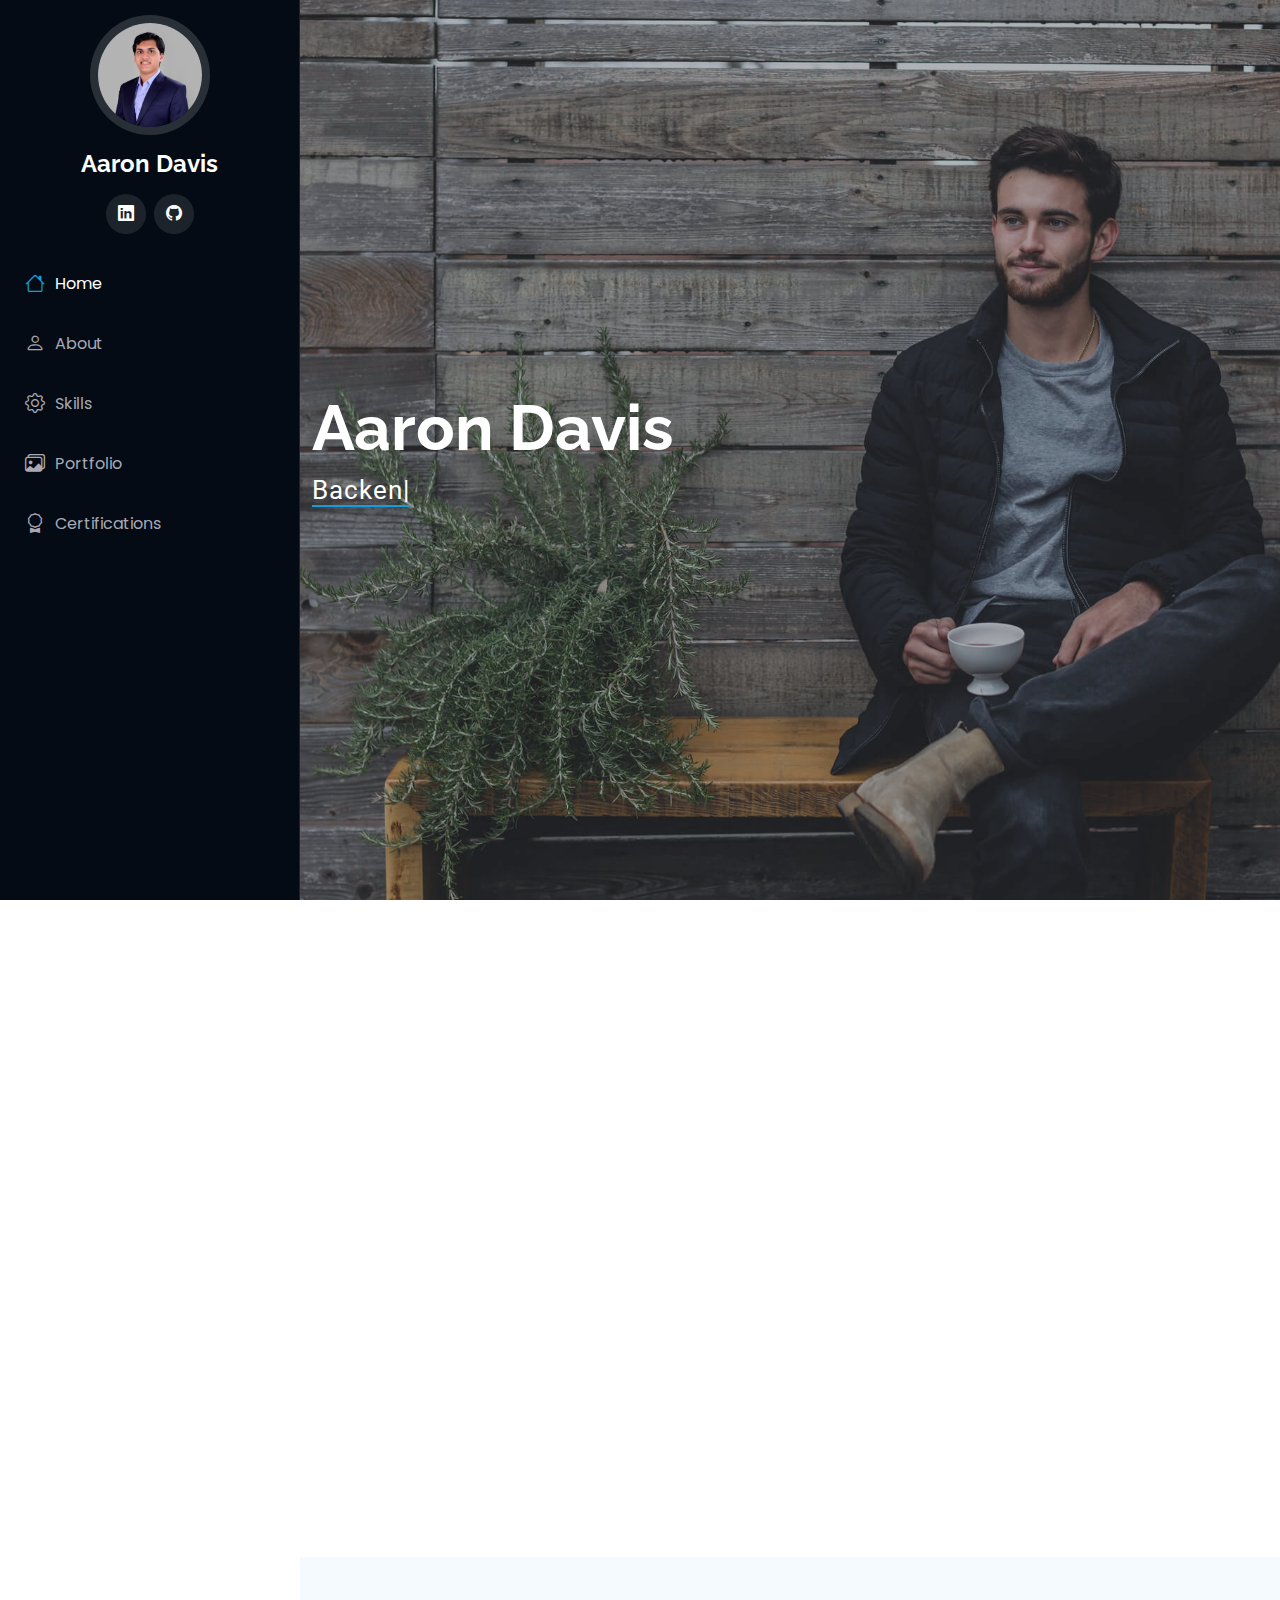
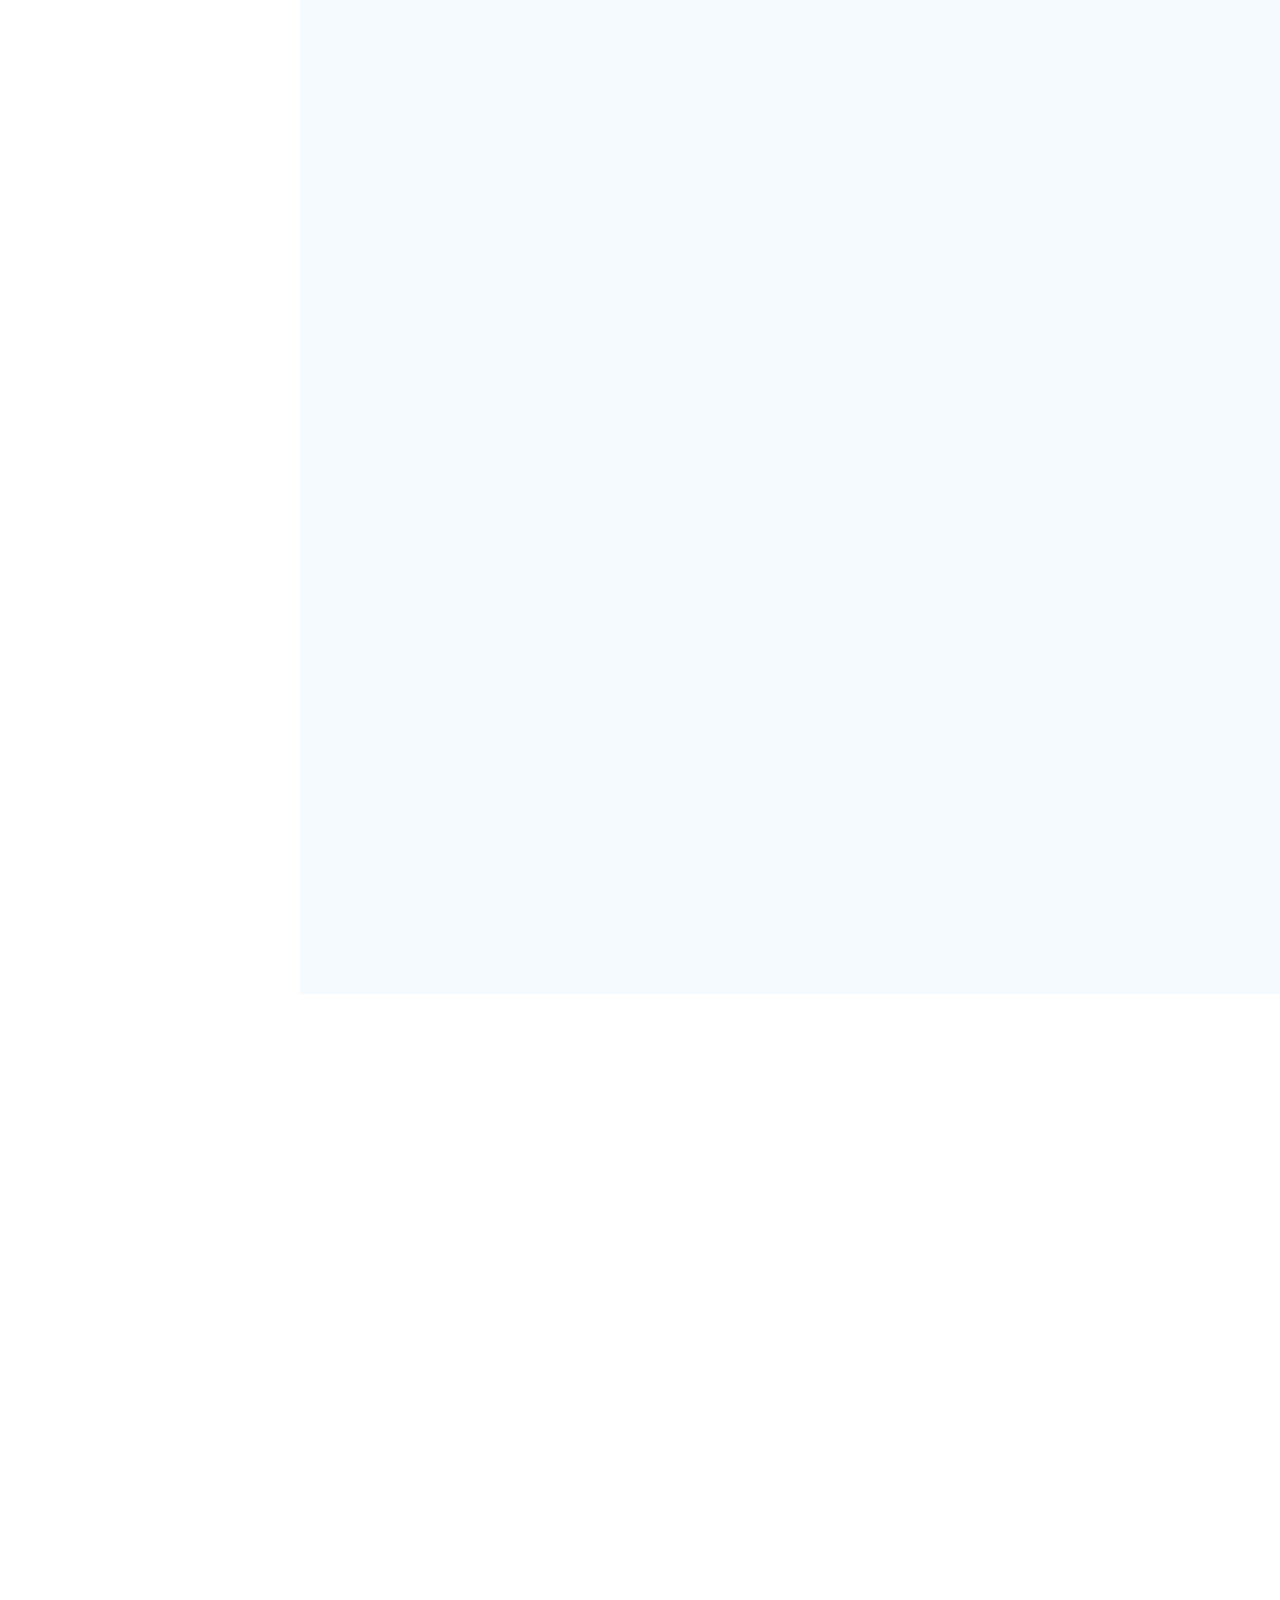
<file: index.html>
<!DOCTYPE html>
<html lang="en">

<head>
  <meta charset="utf-8">
  <meta content="width=device-width, initial-scale=1.0" name="viewport">
  <title>Portfolio - Aaron Davis</title>
  <meta content="" name="description">
  <meta content="" name="keywords">

  <!-- Fonts -->
  <link href="https://fonts.googleapis.com" rel="preconnect">
  <link href="https://fonts.gstatic.com" rel="preconnect" crossorigin>
  <link href="https://fonts.googleapis.com/css2?family=Roboto:ital,wght@0,100;0,300;0,400;0,500;0,700;0,900;1,100;1,300;1,400;1,500;1,700;1,900&family=Poppins:ital,wght@0,100;0,200;0,300;0,400;0,500;0,600;0,700;0,800;0,900;1,100;1,200;1,300;1,400;1,500;1,600;1,700;1,800;1,900&family=Raleway:ital,wght@0,100;0,200;0,300;0,400;0,500;0,600;0,700;0,800;0,900;1,100;1,200;1,300;1,400;1,500;1,600;1,700;1,800;1,900&display=swap" rel="stylesheet">

  <!-- Vendor CSS Files -->
  <link href="assets/vendor/bootstrap/css/bootstrap.min.css" rel="stylesheet">
  <link href="assets/vendor/bootstrap-icons/bootstrap-icons.css" rel="stylesheet">
  <link href="assets/vendor/aos/aos.css" rel="stylesheet">
  <link href="assets/vendor/glightbox/css/glightbox.min.css" rel="stylesheet">
  <link href="assets/vendor/swiper/swiper-bundle.min.css" rel="stylesheet">

  <!-- Main CSS File -->
  <link href="assets/css/main.css" rel="stylesheet">
</head>

<body class="index-page">

  <header id="header" class="header dark-background d-flex flex-column">
    <i class="header-toggle d-xl-none bi bi-list"></i>

    <div class="profile-img">
      <img src="assets/img/my-profile-img.jpg" alt="" class="img-fluid rounded-circle">
    </div>

    <a href="index.html" class="logo d-flex align-items-center justify-content-center">
      <!-- Uncomment the line below if you also wish to use an image logo -->
      <!-- <img src="assets/img/logo.png" alt=""> -->
      <h1 class="sitename">Aaron Davis</h1>
    </a>

    <div class="social-links text-center">
      <a href="https://www.linkedin.com/in/aaron-daniel-davis" class="linkedin"><i class="bi bi-linkedin"></i></a>
      <a href="https://github.com/AaronDDavis" class="github"><i class="bi bi-github"></i></a>
    </div>

    <nav id="navmenu" class="navmenu">
      <ul>
        <li><a href="#home" class="active"><i class="bi bi-house navicon"></i>Home</a></li>
        <li><a href="#about"><i class="bi bi-person navicon"></i> About</a></li>
        <li><a href="#skills"><i class="bi bi-gear navicon"></i> Skills</a></li>
        <li><a href="#portfolio"><i class="bi bi-images navicon"></i> Portfolio</a></li>
        <li><a href="#certifications"><i class="bi bi-award navicon"></i> Certifications</a></li>
      </ul>
    </nav>

  </header>

  <main class="main">

    <!-- Hero Section -->
    <section id="home" class="home section dark-background">

      <img src="assets/img/hero-bg.jpg" alt="" data-aos="fade-in" class="">

      <div class="container" data-aos="fade-up" data-aos-delay="100">
        <h2>Aaron Davis</h2>
        <p><span class="typed" data-typed-items="Backend Engineer, Systems Architect, Algorithm Designer"></span><span class="typed-cursor typed-cursor--blink" aria-hidden="true"></span><!--<span class="typed-cursor typed-cursor--blink" aria-hidden="true"></span>--></p>
      </div>

    </section><!-- /Hero Section -->

    <!-- About Section -->
    <section id="about" class="about section">

      <!-- Section Title -->
      <div class="container section-title" data-aos="fade-up">
        <h2>About</h2>
        <p>Computer Science student at NTU with a strong focus on backend systems and algorithmic design. I enjoy architecting applications where scalability meets complex constraints - from P2P storage marketplaces with Best-Fit allocation algorithms to CLI systems with custom persistence engines that simulate relational databases. My work focuses on translating design patterns (Strategy, Template, Factory) into production-ready code using Django, Java, and PostgreSQL.</p>
      </div><!-- End Section Title -->

      <div class="container" data-aos="fade-up" data-aos-delay="100">

        <div class="row gy-4 justify-content-center">
          <div class="col-lg-4">
            <img src="assets/img/my-profile-img.jpg" class="img-fluid" alt="">
          </div>
          <div class="col-lg-8 content">
            <h2>Backend Engineer &amp; Systems Architect</h2>
            <p class="fst-italic py-3">
              Building scalable systems using design patterns, service-oriented architectures, and algorithmic problem-solving.
            </p>
            <p class="py-3">
              Prioritizing architecture over quick fixes, whether it's refactoring monolithic codebases into service-oriented patterns or designing constraint satisfaction engines that balance multiple competing variables across 6,000+ student datasets.
              The best solutions emerge from understanding the underlying problem, not just the technical system.
            </p>
          </div>
        </div>

      </div>

    </section><!-- /About Section -->


    <!-- Skills Section -->
    <section id="skills" class="skills section light-background">

      <!-- Section Title -->
      <div class="container section-title" data-aos="fade-up">
        <h2>Skills</h2>
        <p>Technologies and design principles used</p>
      </div><!-- End Section Title -->

      <div class="container" data-aos="fade-up" data-aos-delay="100">

        <div class="row skills-content skills-animation">

          <div class="col-lg-6">

            <div class="progress">
              <span class="skill"><span>Python</span> <i class="val">Django, Algorithms, Data Structures</i></span>
              <div class="progress-bar-wrap">
                <div class="progress-bar" role="progressbar" aria-valuenow="85" aria-valuemin="0" aria-valuemax="100"></div>
              </div>
            </div><!-- End Skills Item -->

            <div class="progress">
              <span class="skill"><span>Django</span> <i class="val">ORM, Service Layers</i></span>
              <div class="progress-bar-wrap">
                <div class="progress-bar" role="progressbar" aria-valuenow="75" aria-valuemin="0" aria-valuemax="100"></div>
              </div>
            </div><!-- End Skills Item -->

            <div class="progress">
              <span class="skill"><span>SQL</span> <i class="val">PostgreSQL</i></span>
              <div class="progress-bar-wrap">
                <div class="progress-bar" role="progressbar" aria-valuenow="65" aria-valuemin="0" aria-valuemax="100"></div>
              </div>
            </div><!-- End Skills Item -->

          </div>

          <div class="col-lg-6">

            <div class="progress">
              <span class="skill"><span>Java</span> <i class="val">OOP, Design Patterns, Software Architecture</i></span>
              <div class="progress-bar-wrap">
                <div class="progress-bar" role="progressbar" aria-valuenow="85" aria-valuemin="0" aria-valuemax="100"></div>
              </div>
            </div><!-- End Skills Item -->

            <div class="progress">
              <span class="skill"><span>Design Patterns</span> <i class="val">Strategy, Factory, Template Method, State</i></span>
              <div class="progress-bar-wrap">
                <div class="progress-bar" role="progressbar" aria-valuenow="80" aria-valuemin="0" aria-valuemax="100"></div>
              </div>
            </div><!-- End Skills Item -->

            <div class="progress">
              <span class="skill"><span>Git & Deployment</span> <i class="val">Version Control, CI/CD, Render (PaaS)</i></span>
              <div class="progress-bar-wrap">
                <div class="progress-bar" role="progressbar" aria-valuenow="70" aria-valuemin="0" aria-valuemax="100"></div>
              </div>
            </div><!-- End Skills Item -->

          </div>

        </div>

      </div>

    </section><!-- /Skills Section -->


    <!-- Portfolio Section -->
    <section id="portfolio" class="portfolio section light-background">

      <!-- Section Title -->
      <div class="container section-title" data-aos="fade-up">
        <h2>Portfolio</h2>
        <p>Systems and algorithms I've built to solve real-world technical challenges</p>
      </div><!-- End Section Title -->

      <div class="container">

        <div class="isotope-layout" data-default-filter="*" data-layout="masonry" data-sort="original-order">

          <ul class="portfolio-filters isotope-filters" data-aos="fade-up" data-aos-delay="100">
            <li data-filter="*" class="filter-active">All</li>
            <!--<li data-filter=".filter-project">Project</li>-->
            <!--<li data-filter=".filter-miniproject">Mini-Project</li>-->
            <!-- <li data-filter=".filter-app">App</li> -->
            <!-- <li data-filter=".filter-product">Product</li> -->
          </ul><!-- End Portfolio Filters -->

          <div class="row gy-4 isotope-container" data-aos="fade-up" data-aos-delay="200">

            <div class="col-lg-4 col-md-6 portfolio-item isotope-item filter-project">
              <div class="portfolio-content h-100">
                <img src="assets/img/portfolio/ps-main.png" class="img-fluid" alt="">
                <div class="portfolio-info">
                  <h4>Project Storage - P2P Marketplace</h4>
                  <p>Django-powered storage marketplace with Best-Fit allocation algorithm and service-layer architecture</p>
                  <a href="assets/img/portfolio/ps-main.png" title="Project Storage - P2P Marketplace" data-gallery="portfolio-gallery-project" class="glightbox preview-link"><i class="bi bi-zoom-in"></i></a>
                  <a href="portfolio-details-ps.html" title="More Details" class="details-link"><i class="bi bi-link-45deg"></i></a>
                </div>
              </div>
            </div><!-- End Portfolio Item -->

            <div class="col-lg-4 col-md-6 portfolio-item isotope-item filter-project">
              <div class="portfolio-content h-100">
                <img src="assets/img/portfolio/bto-1.png" class="img-fluid" alt="">
                <div class="portfolio-info">
                  <h4>BTO Management System</h4>
                  <p>CLI Application using ECB architecture with custom in-memory persistence engine</p>
                  <a href="assets/img/portfolio/bto-1.png" title="BTO Management System" data-gallery="portfolio-gallery-project" class="glightbox preview-link"><i class="bi bi-zoom-in"></i></a>
                  <a href="portfolio-details-bto.html" title="More Details" class="details-link"><i class="bi bi-link-45deg"></i></a>
                </div>
              </div>
            </div><!-- End Portfolio Item -->

            <div class="col-lg-4 col-md-6 portfolio-item isotope-item filter-project">
              <div class="portfolio-content h-100">
                <img src="assets/img/portfolio/team-1.png" class="img-fluid" alt="">
                <div class="portfolio-info">
                  <h4>Team Allocation Simulator</h4>
                  <p>Constraint satisfaction engine with dynamic relaxation balancing 6,000+ students.</p>
                  <a href="assets/img/portfolio/team-1.png" title="Team Allocation Simulator" data-gallery="portfolio-gallery-project" class="glightbox preview-link"><i class="bi bi-zoom-in"></i></a>
                  <a href="portfolio-details-team.html" title="More Details" class="details-link"><i class="bi bi-link-45deg"></i></a>
                </div>
              </div>
            </div><!-- End Portfolio Item -->

          </div><!-- End Portfolio Container -->
        </div>
      </div>
    </section><!-- /Portfolio Section -->


    <!-- Certifications Section -->
    <section id="certifications" class="resume section">

      <!-- Section Title -->
      <div class="container section-title" data-aos="fade-up">
        <h2>Academic Profile</h2>
        <p>Formal training and competitive achievements demonstrating technical proficiency</p>
      </div><!-- End Section Title -->

      <div class="container">
        <div class="row">
          <div class="col-lg-6" data-aos="fade-up" data-aos-delay="100">
            <h3 class="resume-title">Education</h3>
            <div class="resume-item">
              <h4>Bachelor of Computing (Hons.) in Computer Science</h4>
              <h5>2024 - 2028 (expected)</h5>
              <p><em>Nanyang Technological University, Singapore</em></p>
              <p><strong>Relevant Coursework:</strong> Data Structures & Algorithms, Software Engineering, Algorithm Design & Analysis</p>
            </div><!-- End Resume Item -->

            <h3 class="resume-title">Certifications</h3>
            <div class="resume-item">
              <h4>CS50's Introduction to Programming with Python</h4>
              <h5>Aug 2022</h5>
              <p><em>Harvard University</em></p>
            </div><!-- End Resume Item -->
          </div>

          <div class="col-lg-6" data-aos="fade-up" data-aos-delay="200">
            <h3 class="resume-title">Achievements</h3>
            
            <div class="resume-item">
              <h4>HT National Codeathon - 1st Runner-up (South Zone)</h4>
              <h5>Dec 2020</h5>
              <p><em>Hindustan Times (Partnered with IBM)</em></p>
              <ul>
                <li>Ranked 2nd in South Zone among 61,000+ participants from 10,000+ schools</li>
                <li>Solved algorithmic challenges in Python with competitive Speed + Accuracy metric</li>
              </ul>
            </div><!-- End Resume Item -->

            <div class="resume-item">
              <h4>Lala Kailashpat Singhania Special Merit Scholarship</h4>
              <h5>Jan 2025</h5>
              <p><em>Smt. Sulochanadevi Singahania School</em></p>
              <p>School Rank 1 with a Grade of 99.00 in Class XII ISC Board Examinations</p>
            </div><!-- End Resume Item -->
          </div>
        </div>
      </div>
    </section><!-- /Certifications Section -->
  </main>

  <!-- Scroll Top -->
  <a href="#" id="scroll-top" class="scroll-top d-flex align-items-center justify-content-center"><i class="bi bi-arrow-up-short"></i></a>

  <!-- Preloader -->
  <div id="preloader"></div>

  <!-- Vendor JS Files -->
  <script src="assets/vendor/bootstrap/js/bootstrap.bundle.min.js"></script>
  <script src="assets/vendor/php-email-form/validate.js"></script>
  <script src="assets/vendor/aos/aos.js"></script>
  <script src="assets/vendor/typed.js/typed.umd.js"></script>
  <script src="assets/vendor/purecounter/purecounter_vanilla.js"></script>
  <script src="assets/vendor/waypoints/noframework.waypoints.js"></script>
  <script src="assets/vendor/glightbox/js/glightbox.min.js"></script>
  <script src="assets/vendor/imagesloaded/imagesloaded.pkgd.min.js"></script>
  <script src="assets/vendor/isotope-layout/isotope.pkgd.min.js"></script>
  <script src="assets/vendor/swiper/swiper-bundle.min.js"></script>

  <!-- Main JS File -->
  <script src="assets/js/main.js"></script>

</body>

</html>
</file>
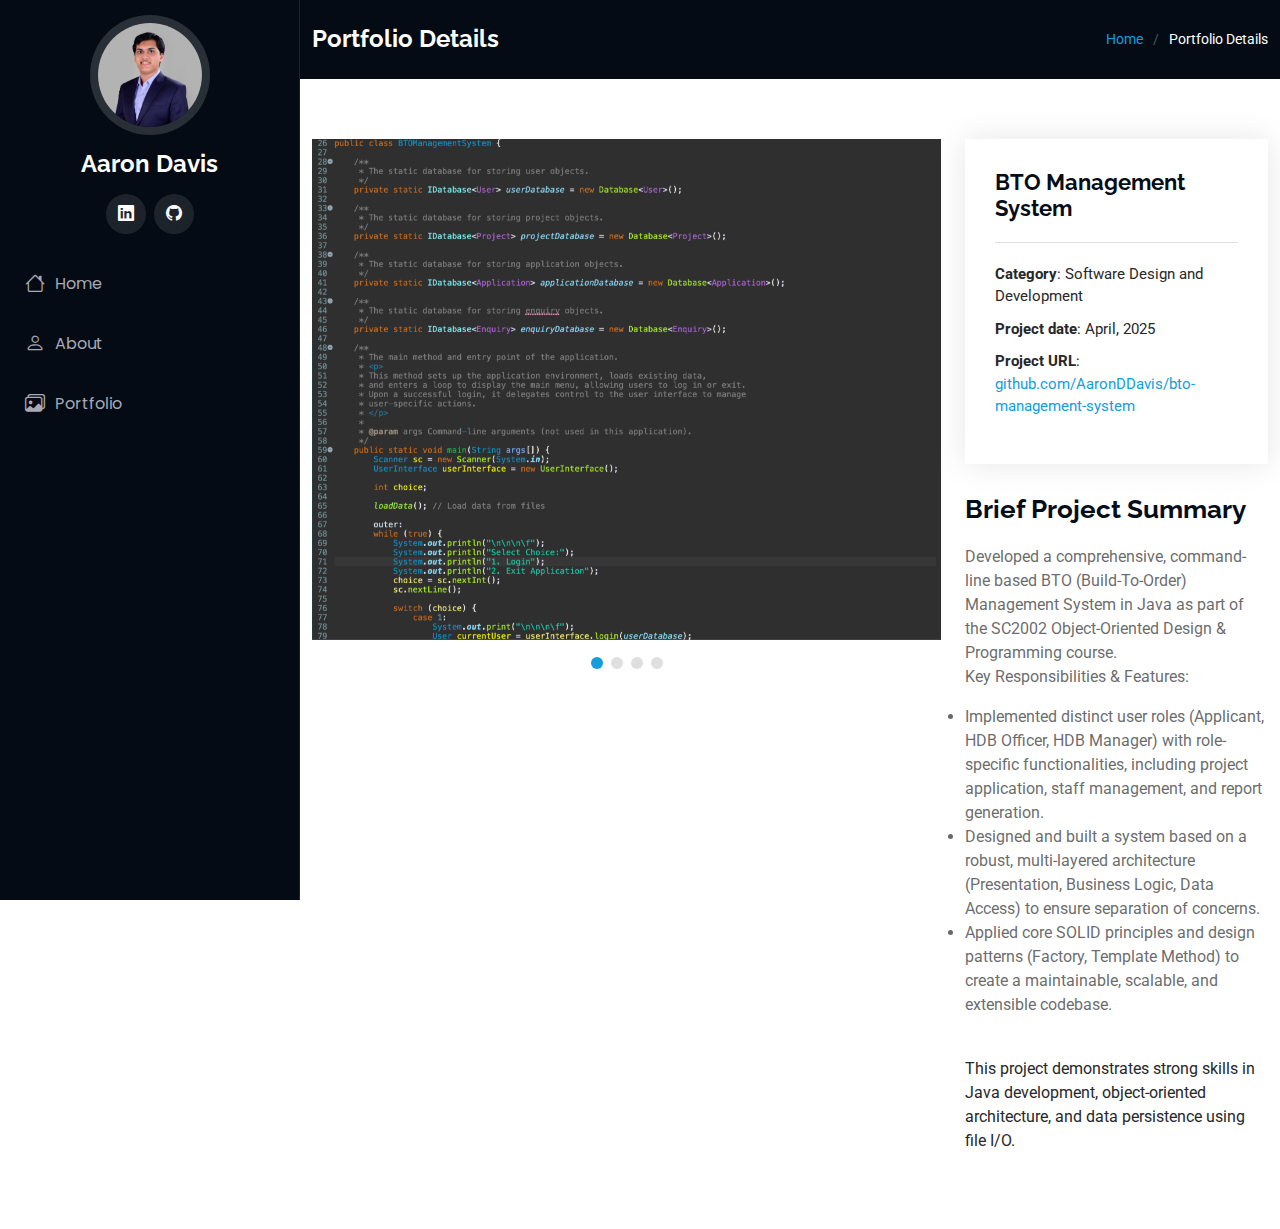
<file: portfolio-details-bto.html>
<!DOCTYPE html>
<html lang="en">

<head>
  <meta charset="utf-8">
  <meta content="width=device-width, initial-scale=1.0" name="viewport">
  <title>Portfolio Details - Aaron Davis</title>
  <meta content="" name="description">
  <meta content="" name="keywords">

  <!-- Fonts -->
  <link href="https://fonts.googleapis.com" rel="preconnect">
  <link href="https://fonts.gstatic.com" rel="preconnect" crossorigin>
  <link href="https://fonts.googleapis.com/css2?family=Roboto:ital,wght@0,100;0,300;0,400;0,500;0,700;0,900;1,100;1,300;1,400;1,500;1,700;1,900&family=Poppins:ital,wght@0,100;0,200;0,300;0,400;0,500;0,600;0,700;0,800;0,900;1,100;1,200;1,300;1,400;1,500;1,600;1,700;1,800;1,900&family=Raleway:ital,wght@0,100;0,200;0,300;0,400;0,500;0,600;0,700;0,800;0,900;1,100;1,200;1,300;1,400;1,500;1,600;1,700;1,800;1,900&display=swap" rel="stylesheet">

  <!-- Vendor CSS Files -->
  <link href="assets/vendor/bootstrap/css/bootstrap.min.css" rel="stylesheet">
  <link href="assets/vendor/bootstrap-icons/bootstrap-icons.css" rel="stylesheet">
  <link href="assets/vendor/aos/aos.css" rel="stylesheet">
  <link href="assets/vendor/glightbox/css/glightbox.min.css" rel="stylesheet">
  <link href="assets/vendor/swiper/swiper-bundle.min.css" rel="stylesheet">

  <!-- Main CSS File -->
  <link href="assets/css/main.css" rel="stylesheet">
</head>

<body class="portfolio-details-page">

  <header id="header" class="header dark-background d-flex flex-column">
    <i class="header-toggle d-xl-none bi bi-list"></i>

    <div class="profile-img">
      <img src="assets/img/my-profile-img.jpg" alt="" class="img-fluid rounded-circle">
    </div>

    <a href="index.html" class="logo d-flex align-items-center justify-content-center">
      <!-- Uncomment the line below if you also wish to use an image logo -->
      <!-- <img src="assets/img/logo.png" alt=""> -->
      <h1 class="sitename">Aaron Davis</h1>
    </a>

    <div class="social-links text-center">
      <a href="https://www.linkedin.com/in/aaron-daniel-davis" class="linkedin"><i class="bi bi-linkedin"></i></a>
      <a href="https://github.com/AaronDDavis" class="github"><i class="bi bi-github"></i></a>
    </div>

    <nav id="navmenu" class="navmenu">
      <ul>
        <li><a href="index.html"><i class="bi bi-house navicon"></i>Home</a></li>
        <li><a href="index.html/about"><i class="bi bi-person navicon"></i> About</a></li>
        <li><a href="index.html/portfolio"><i class="bi bi-images navicon"></i> Portfolio</a></li>
      </ul>
    </nav>

  </header>

  <main class="main">

    <!-- Page Title -->
    <div class="page-title dark-background">
      <div class="container d-lg-flex justify-content-between align-items-center">
        <h1 class="mb-2 mb-lg-0">Portfolio Details</h1>
        <nav class="breadcrumbs">
          <ol>
            <li><a href="index.html">Home</a></li>
            <li class="current">Portfolio Details</li>
          </ol>
        </nav>
      </div>
    </div><!-- End Page Title -->

    <!-- Portfolio Details Section -->
    <section id="portfolio-details" class="portfolio-details section">

      <div class="container" data-aos="fade-up" data-aos-delay="100">

        <div class="row gy-4">

          <div class="col-lg-8">
            <div class="portfolio-details-slider swiper init-swiper">

              <script type="application/json" class="swiper-config">
                {
                  "loop": true,
                  "speed": 600,
                  "autoplay": {
                    "delay": 5000
                  },
                  "slidesPerView": "auto",
                  "pagination": {
                    "el": ".swiper-pagination",
                    "type": "bullets",
                    "clickable": true
                  }
                }
              </script>

              <div class="swiper-wrapper align-items-center">

                <div class="swiper-slide">
                  <img src="assets/img/portfolio/bto-1.png" alt="">
                </div>

                <div class="swiper-slide">
                  <img src="assets/img/portfolio/bto-2.png" alt="">
                </div>

                <div class="swiper-slide">
                  <img src="assets/img/portfolio/bto-3.jpg" alt="">
                </div>

                <div class="swiper-slide">
                  <img src="assets/img/portfolio/bto-4.jpg" alt="">
                </div>

              </div>
              <div class="swiper-pagination"></div>
            </div>
          </div>

          <div class="col-lg-4">
            <div class="portfolio-info" data-aos="fade-up" data-aos-delay="200">
              <h3>BTO Management System</h3>
              <ul>
                <li><strong>Category</strong>: Software Design and Development</li>
                <li><strong>Project date</strong>: April, 2025</li>
                <li><strong>Project URL</strong>: <a href="https://github.com/AaronDDavis/bto-management-system">github.com/AaronDDavis/bto-management-system</a></li>
              </ul>
            </div>
            <div class="portfolio-description" data-aos="fade-up" data-aos-delay="300">
              <h2>Brief Project Summary</h2>
              <p>
                Developed a comprehensive, command-line based BTO (Build-To-Order) Management System in Java as part of the SC2002 Object-Oriented Design & Programming course.
                <br>
                Key Responsibilities & Features:
                <ul>
                  <li>Implemented distinct user roles (Applicant, HDB Officer, HDB Manager) with role-specific functionalities, including project application, staff management, and report generation.</li>
                  <li>Designed and built a system based on a robust, multi-layered architecture (Presentation, Business Logic, Data Access) to ensure separation of concerns.</li>
                  <li>Applied core SOLID principles and design patterns (Factory, Template Method) to create a maintainable, scalable, and extensible codebase.</li>
                </ul>
                <br>
                This project demonstrates strong skills in Java development, object-oriented architecture, and data persistence using file I/O.
              </p>
            </div>
          </div>

        </div>

      </div>

    </section><!-- /Portfolio Details Section -->

  </main>

  <!-- Scroll Top -->
  <a href="#" id="scroll-top" class="scroll-top d-flex align-items-center justify-content-center"><i class="bi bi-arrow-up-short"></i></a>

  <!-- Preloader -->
  <div id="preloader"></div>

  <!-- Vendor JS Files -->
  <script src="assets/vendor/bootstrap/js/bootstrap.bundle.min.js"></script>
  <script src="assets/vendor/php-email-form/validate.js"></script>
  <script src="assets/vendor/aos/aos.js"></script>
  <script src="assets/vendor/typed.js/typed.umd.js"></script>
  <script src="assets/vendor/purecounter/purecounter_vanilla.js"></script>
  <script src="assets/vendor/waypoints/noframework.waypoints.js"></script>
  <script src="assets/vendor/glightbox/js/glightbox.min.js"></script>
  <script src="assets/vendor/imagesloaded/imagesloaded.pkgd.min.js"></script>
  <script src="assets/vendor/isotope-layout/isotope.pkgd.min.js"></script>
  <script src="assets/vendor/swiper/swiper-bundle.min.js"></script>

  <!-- Main JS File -->
  <script src="assets/js/main.js"></script>

</body>

</html>
</file>
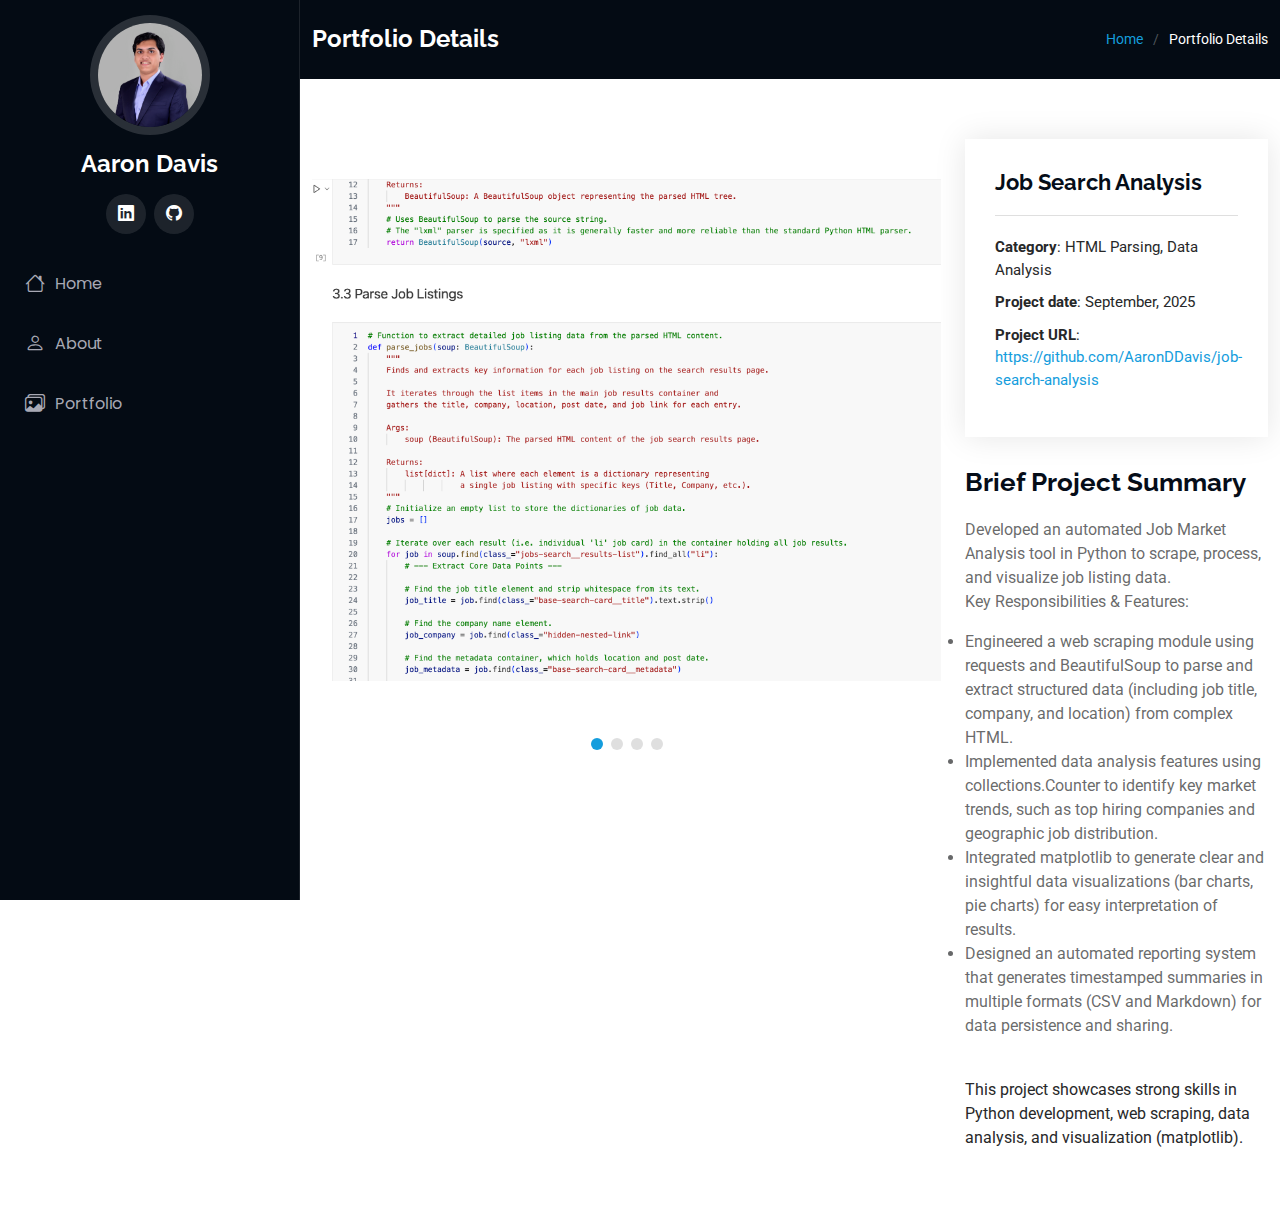
<file: portfolio-details-jobsearch.html>
<!DOCTYPE html>
<html lang="en">

<head>
  <meta charset="utf-8">
  <meta content="width=device-width, initial-scale=1.0" name="viewport">
  <title>Portfolio Details - Aaron Davis</title>
  <meta content="" name="description">
  <meta content="" name="keywords">

  <!-- Fonts -->
  <link href="https://fonts.googleapis.com" rel="preconnect">
  <link href="https://fonts.gstatic.com" rel="preconnect" crossorigin>
  <link href="https://fonts.googleapis.com/css2?family=Roboto:ital,wght@0,100;0,300;0,400;0,500;0,700;0,900;1,100;1,300;1,400;1,500;1,700;1,900&family=Poppins:ital,wght@0,100;0,200;0,300;0,400;0,500;0,600;0,700;0,800;0,900;1,100;1,200;1,300;1,400;1,500;1,600;1,700;1,800;1,900&family=Raleway:ital,wght@0,100;0,200;0,300;0,400;0,500;0,600;0,700;0,800;0,900;1,100;1,200;1,300;1,400;1,500;1,600;1,700;1,800;1,900&display=swap" rel="stylesheet">

  <!-- Vendor CSS Files -->
  <link href="assets/vendor/bootstrap/css/bootstrap.min.css" rel="stylesheet">
  <link href="assets/vendor/bootstrap-icons/bootstrap-icons.css" rel="stylesheet">
  <link href="assets/vendor/aos/aos.css" rel="stylesheet">
  <link href="assets/vendor/glightbox/css/glightbox.min.css" rel="stylesheet">
  <link href="assets/vendor/swiper/swiper-bundle.min.css" rel="stylesheet">

  <!-- Main CSS File -->
  <link href="assets/css/main.css" rel="stylesheet">
</head>

<body class="portfolio-details-page">

  <header id="header" class="header dark-background d-flex flex-column">
    <i class="header-toggle d-xl-none bi bi-list"></i>

    <div class="profile-img">
      <img src="assets/img/my-profile-img.jpg" alt="" class="img-fluid rounded-circle">
    </div>

    <a href="index.html" class="logo d-flex align-items-center justify-content-center">
      <!-- Uncomment the line below if you also wish to use an image logo -->
      <!-- <img src="assets/img/logo.png" alt=""> -->
      <h1 class="sitename">Aaron Davis</h1>
    </a>

    <div class="social-links text-center">
      <a href="https://www.linkedin.com/in/aaron-daniel-davis" class="linkedin"><i class="bi bi-linkedin"></i></a>
      <a href="https://github.com/AaronDDavis" class="github"><i class="bi bi-github"></i></a>
    </div>

    <nav id="navmenu" class="navmenu">
      <ul>
        <li><a href="index.html"><i class="bi bi-house navicon"></i>Home</a></li>
        <li><a href="index.html/about"><i class="bi bi-person navicon"></i> About</a></li>
        <li><a href="index.html/portfolio"><i class="bi bi-images navicon"></i> Portfolio</a></li>
      </ul>
    </nav>

  </header>

  <main class="main">

    <!-- Page Title -->
    <div class="page-title dark-background">
      <div class="container d-lg-flex justify-content-between align-items-center">
        <h1 class="mb-2 mb-lg-0">Portfolio Details</h1>
        <nav class="breadcrumbs">
          <ol>
            <li><a href="index.html">Home</a></li>
            <li class="current">Portfolio Details</li>
          </ol>
        </nav>
      </div>
    </div><!-- End Page Title -->

    <!-- Portfolio Details Section -->
    <section id="portfolio-details" class="portfolio-details section">

      <div class="container" data-aos="fade-up" data-aos-delay="100">

        <div class="row gy-4">

          <div class="col-lg-8">
            <div class="portfolio-details-slider swiper init-swiper">

              <script type="application/json" class="swiper-config">
                {
                  "loop": true,
                  "speed": 600,
                  "autoplay": {
                    "delay": 5000
                  },
                  "slidesPerView": "auto",
                  "pagination": {
                    "el": ".swiper-pagination",
                    "type": "bullets",
                    "clickable": true
                  }
                }
              </script>

              <div class="swiper-wrapper align-items-center">

                <div class="swiper-slide">
                  <img src="assets/img/portfolio/job-search-1.png" alt="">
                </div>

                <div class="swiper-slide">
                  <img src="assets/img/portfolio/job-search-2.png" alt="">
                </div>

                <div class="swiper-slide">
                  <img src="assets/img/portfolio/job-search-3.png" alt="">
                </div>

                <div class="swiper-slide">
                  <img src="assets/img/portfolio/job-search-4.png" alt="">
                </div>

              </div>
              <div class="swiper-pagination"></div>
            </div>
          </div>

          <div class="col-lg-4">
            <div class="portfolio-info" data-aos="fade-up" data-aos-delay="200">
              <h3>Job Search Analysis</h3>
              <ul>
                <li><strong>Category</strong>: HTML Parsing, Data Analysis</li>
                <li><strong>Project date</strong>: September, 2025</li>
                <li><strong>Project URL</strong>: <a href="https://github.com/AaronDDavis/job-search-analysis">https://github.com/AaronDDavis/job-search-analysis</a></li>
              </ul>
            </div>
            <div class="portfolio-description" data-aos="fade-up" data-aos-delay="300">
              <h2>Brief Project Summary</h2>
              <p>
                Developed an automated Job Market Analysis tool in Python to scrape, process, and visualize job listing data.
                <br>
                Key Responsibilities & Features:
                <ul>
                  <li>Engineered a web scraping module using requests and BeautifulSoup to parse and extract structured data (including job title, company, and location) from complex HTML.</li>
                  <li>Implemented data analysis features using collections.Counter to identify key market trends, such as top hiring companies and geographic job distribution.</li>
                  <li>Integrated matplotlib to generate clear and insightful data visualizations (bar charts, pie charts) for easy interpretation of results.</li>
                  <li>Designed an automated reporting system that generates timestamped summaries in multiple formats (CSV and Markdown) for data persistence and sharing.</li>
                </ul>
                <br>
                This project showcases strong skills in Python development, web scraping, data analysis, and visualization (matplotlib).
              </p>
            </div>
          </div>

        </div>

      </div>

    </section><!-- /Portfolio Details Section -->

  </main>

  <!-- Scroll Top -->
  <a href="#" id="scroll-top" class="scroll-top d-flex align-items-center justify-content-center"><i class="bi bi-arrow-up-short"></i></a>

  <!-- Preloader -->
  <div id="preloader"></div>

  <!-- Vendor JS Files -->
  <script src="assets/vendor/bootstrap/js/bootstrap.bundle.min.js"></script>
  <script src="assets/vendor/php-email-form/validate.js"></script>
  <script src="assets/vendor/aos/aos.js"></script>
  <script src="assets/vendor/typed.js/typed.umd.js"></script>
  <script src="assets/vendor/purecounter/purecounter_vanilla.js"></script>
  <script src="assets/vendor/waypoints/noframework.waypoints.js"></script>
  <script src="assets/vendor/glightbox/js/glightbox.min.js"></script>
  <script src="assets/vendor/imagesloaded/imagesloaded.pkgd.min.js"></script>
  <script src="assets/vendor/isotope-layout/isotope.pkgd.min.js"></script>
  <script src="assets/vendor/swiper/swiper-bundle.min.js"></script>

  <!-- Main JS File -->
  <script src="assets/js/main.js"></script>

</body>

</html>
</file>
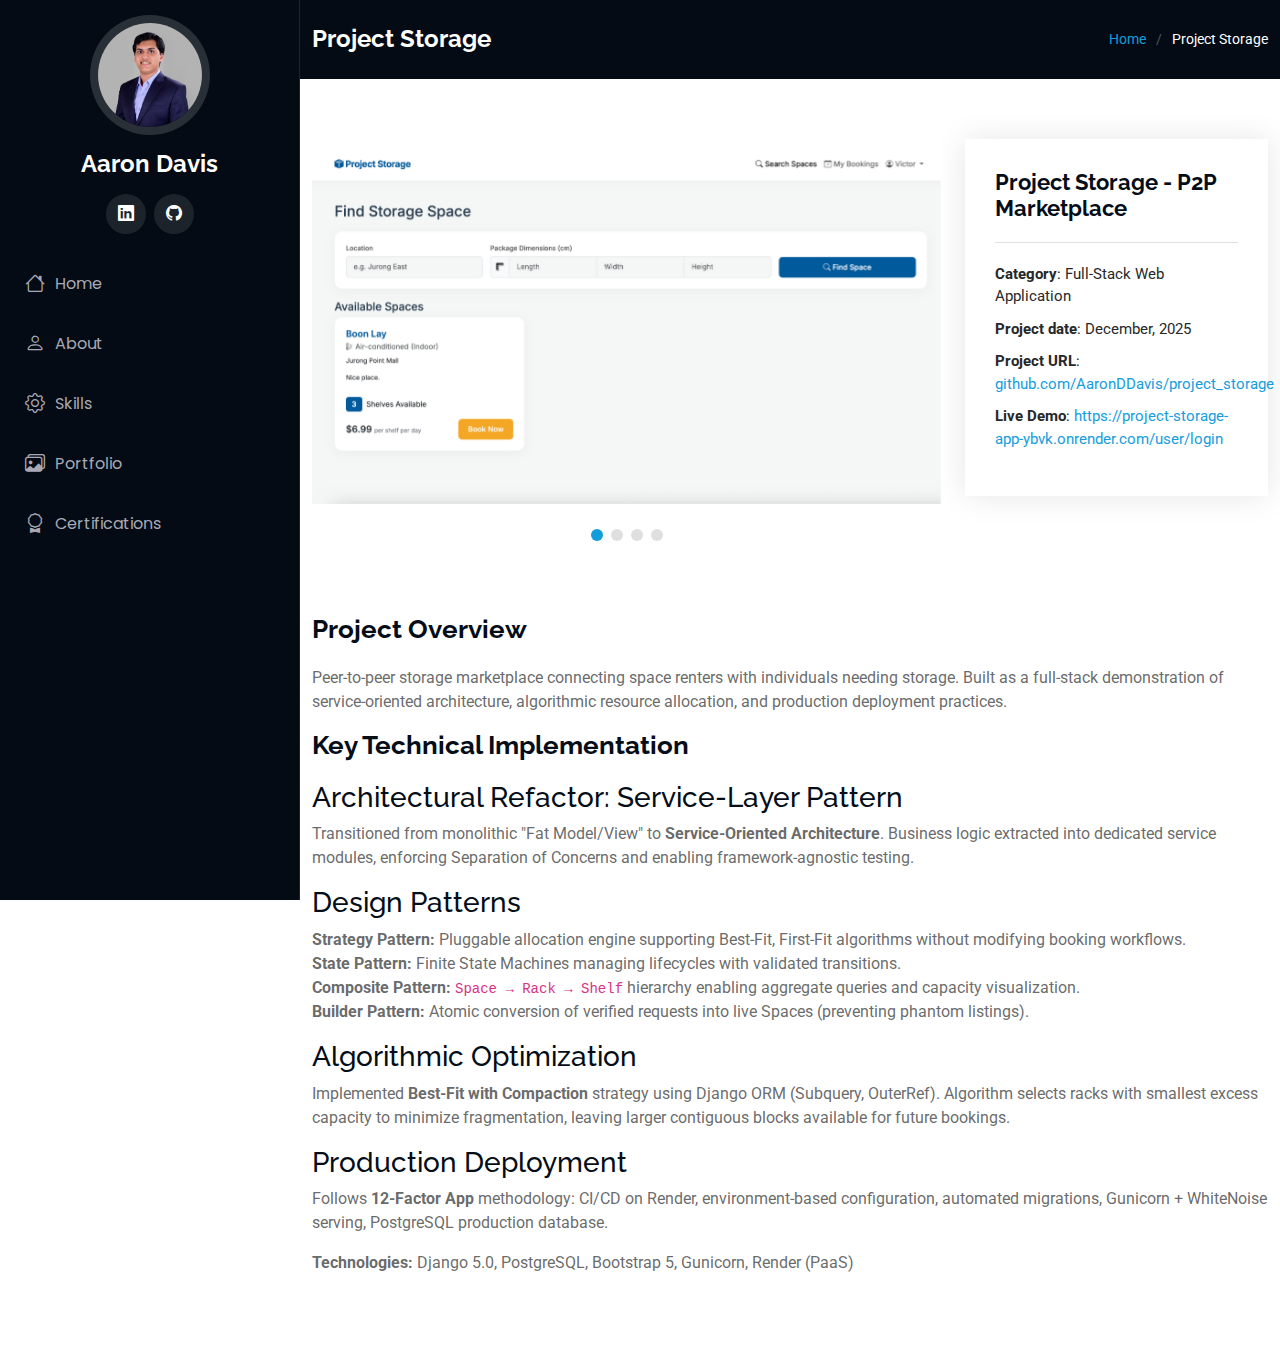
<file: portfolio-details-ps.html>
<!DOCTYPE html>
<html lang="en">

<head>
  <meta charset="utf-8">
  <meta content="width=device-width, initial-scale=1.0" name="viewport">
  <title>Portfolio Details - Aaron Davis</title>
  <meta content="" name="description">
  <meta content="" name="keywords">

  <!-- Fonts -->
  <link href="https://fonts.googleapis.com" rel="preconnect">
  <link href="https://fonts.gstatic.com" rel="preconnect" crossorigin>
  <link href="https://fonts.googleapis.com/css2?family=Roboto:ital,wght@0,100;0,300;0,400;0,500;0,700;0,900;1,100;1,300;1,400;1,500;1,700;1,900&family=Poppins:ital,wght@0,100;0,200;0,300;0,400;0,500;0,600;0,700;0,800;0,900;1,100;1,200;1,300;1,400;1,500;1,600;1,700;1,800;1,900&family=Raleway:ital,wght@0,100;0,200;0,300;0,400;0,500;0,600;0,700;0,800;0,900;1,100;1,200;1,300;1,400;1,500;1,600;1,700;1,800;1,900&display=swap" rel="stylesheet">

  <!-- Vendor CSS Files -->
  <link href="assets/vendor/bootstrap/css/bootstrap.min.css" rel="stylesheet">
  <link href="assets/vendor/bootstrap-icons/bootstrap-icons.css" rel="stylesheet">
  <link href="assets/vendor/aos/aos.css" rel="stylesheet">
  <link href="assets/vendor/glightbox/css/glightbox.min.css" rel="stylesheet">
  <link href="assets/vendor/swiper/swiper-bundle.min.css" rel="stylesheet">

  <!-- Main CSS File -->
  <link href="assets/css/main.css" rel="stylesheet">
</head>

<body class="portfolio-details-page">

  <header id="header" class="header dark-background d-flex flex-column">
    <i class="header-toggle d-xl-none bi bi-list"></i>

    <div class="profile-img">
      <img src="assets/img/my-profile-img.jpg" alt="" class="img-fluid rounded-circle">
    </div>

    <a href="index.html" class="logo d-flex align-items-center justify-content-center">
      <!-- Uncomment the line below if you also wish to use an image logo -->
      <!-- <img src="assets/img/logo.png" alt=""> -->
      <h1 class="sitename">Aaron Davis</h1>
    </a>

    <div class="social-links text-center">
      <a href="https://www.linkedin.com/in/aaron-daniel-davis" class="linkedin"><i class="bi bi-linkedin"></i></a>
      <a href="https://github.com/AaronDDavis" class="github"><i class="bi bi-github"></i></a>
    </div>

    <nav id="navmenu" class="navmenu">
      <ul>
        <li><a href="index.html"><i class="bi bi-house navicon"></i>Home</a></li>
        <li><a href="index.html#about"><i class="bi bi-person navicon"></i> About</a></li>
        <li><a href="index.html#skills"><i class="bi bi-gear navicon"></i> Skills</a></li>
        <li><a href="index.html#portfolio"><i class="bi bi-images navicon"></i> Portfolio</a></li>
        <li><a href="index.html#certifications"><i class="bi bi-award navicon"></i> Certifications</a></li>
      </ul>
    </nav>

  </header>

  <main class="main">

    <!-- Page Title -->
    <div class="page-title dark-background">
      <div class="container d-lg-flex justify-content-between align-items-center">
        <h1 class="mb-2 mb-lg-0">Project Storage</h1>
        <nav class="breadcrumbs">
          <ol>
            <li><a href="index.html">Home</a></li>
            <li class="current">Project Storage</li>
          </ol>
        </nav>
      </div>
    </div><!-- End Page Title -->

    <!-- Portfolio Details Section -->
    <section id="portfolio-details" class="portfolio-details section">

      <div class="container" data-aos="fade-up" data-aos-delay="100">

        <div class="row gy-4">

          <div class="col-lg-8">
            <div class="portfolio-details-slider swiper init-swiper">

              <script type="application/json" class="swiper-config">
                {
                  "loop": true,
                  "speed": 600,
                  "autoplay": {
                    "delay": 5000
                  },
                  "slidesPerView": "auto",
                  "pagination": {
                    "el": ".swiper-pagination",
                    "type": "bullets",
                    "clickable": true
                  }
                }
              </script>

              <div class="swiper-wrapper align-items-center">

                <div class="swiper-slide">
                  <img src="assets/img/portfolio/ps-1.png" alt="">
                </div>

                <div class="swiper-slide">
                  <img src="assets/img/portfolio/ps-2.png" alt="">
                </div>

                <div class="swiper-slide">
                  <img src="assets/img/portfolio/ps-3.png" alt="">
                </div>

                <div class="swiper-slide">
                  <img src="assets/img/portfolio/ps-4.png" alt="">
                </div>

              </div>
              <div class="swiper-pagination"></div>
            </div>
          </div>

          <div class="col-lg-4">
            <div class="portfolio-info" data-aos="fade-up" data-aos-delay="200">
              <h3>Project Storage - P2P Marketplace</h3>
              <ul>
                <li><strong>Category</strong>: Full-Stack Web Application</li>
                <li><strong>Project date</strong>: December, 2025</li>
                <li><strong>Project URL</strong>: <a href="https://github.com/AaronDDavis/project_storage">github.com/AaronDDavis/project_storage</a></li>
                <li><strong>Live Demo</strong>: <a href="https://project-storage-app-ybvk.onrender.com/user/login">https://project-storage-app-ybvk.onrender.com/user/login</a></li>
              </ul>
            </div>
          </div>
        </div>

        <div class="row gy-4 mt-1">
          <div class="col-lg-12">
            <div class="portfolio-description" data-aos="fade-up" data-aos-delay="300">
              <h2>Project Overview</h2>
              <p>
                Peer-to-peer storage marketplace connecting space renters with individuals needing storage. Built as a full-stack demonstration of service-oriented architecture, algorithmic resource allocation, and production deployment practices.
              </p>
              
              <h2>Key Technical Implementation</h2>
              
              <h3>Architectural Refactor: Service-Layer Pattern</h3>
              <p>
                Transitioned from monolithic "Fat Model/View" to <strong>Service-Oriented Architecture</strong>. Business logic extracted into dedicated service modules, enforcing Separation of Concerns and enabling framework-agnostic testing.
              </p>
              
              <h3>Design Patterns</h3>
              <ul>
                <li><strong>Strategy Pattern:</strong> Pluggable allocation engine supporting Best-Fit, First-Fit algorithms without modifying booking workflows.</li>
                <li><strong>State Pattern:</strong> Finite State Machines managing lifecycles with validated transitions.</li>
                <li><strong>Composite Pattern:</strong> <code>Space → Rack → Shelf</code> hierarchy enabling aggregate queries and capacity visualization.</li>
                <li><strong>Builder Pattern:</strong> Atomic conversion of verified requests into live Spaces (preventing phantom listings).</li>
              </ul>
              
              <h3>Algorithmic Optimization</h3>
              <p>
                Implemented <strong>Best-Fit with Compaction</strong> strategy using Django ORM (Subquery, OuterRef). Algorithm selects racks with smallest excess capacity to minimize fragmentation, leaving larger contiguous blocks available for future bookings.
              </p>
              
              <h3>Production Deployment</h3>
              <p>
                Follows <strong>12-Factor App</strong> methodology: CI/CD on Render, environment-based configuration, automated migrations, Gunicorn + WhiteNoise serving, PostgreSQL production database.
              </p>
              
              <p>
                <strong>Technologies:</strong> Django 5.0, PostgreSQL, Bootstrap 5, Gunicorn, Render (PaaS)
              </p>
            </div>
          </div>

        </div>

      </div>

    </section><!-- /Portfolio Details Section -->

  </main>

  <!-- Scroll Top -->
  <a href="#" id="scroll-top" class="scroll-top d-flex align-items-center justify-content-center"><i class="bi bi-arrow-up-short"></i></a>

  <!-- Preloader -->
  <div id="preloader"></div>

  <!-- Vendor JS Files -->
  <script src="assets/vendor/bootstrap/js/bootstrap.bundle.min.js"></script>
  <script src="assets/vendor/php-email-form/validate.js"></script>
  <script src="assets/vendor/aos/aos.js"></script>
  <script src="assets/vendor/typed.js/typed.umd.js"></script>
  <script src="assets/vendor/purecounter/purecounter_vanilla.js"></script>
  <script src="assets/vendor/waypoints/noframework.waypoints.js"></script>
  <script src="assets/vendor/glightbox/js/glightbox.min.js"></script>
  <script src="assets/vendor/imagesloaded/imagesloaded.pkgd.min.js"></script>
  <script src="assets/vendor/isotope-layout/isotope.pkgd.min.js"></script>
  <script src="assets/vendor/swiper/swiper-bundle.min.js"></script>

  <!-- Main JS File -->
  <script src="assets/js/main.js"></script>

</body>

</html>
</file>
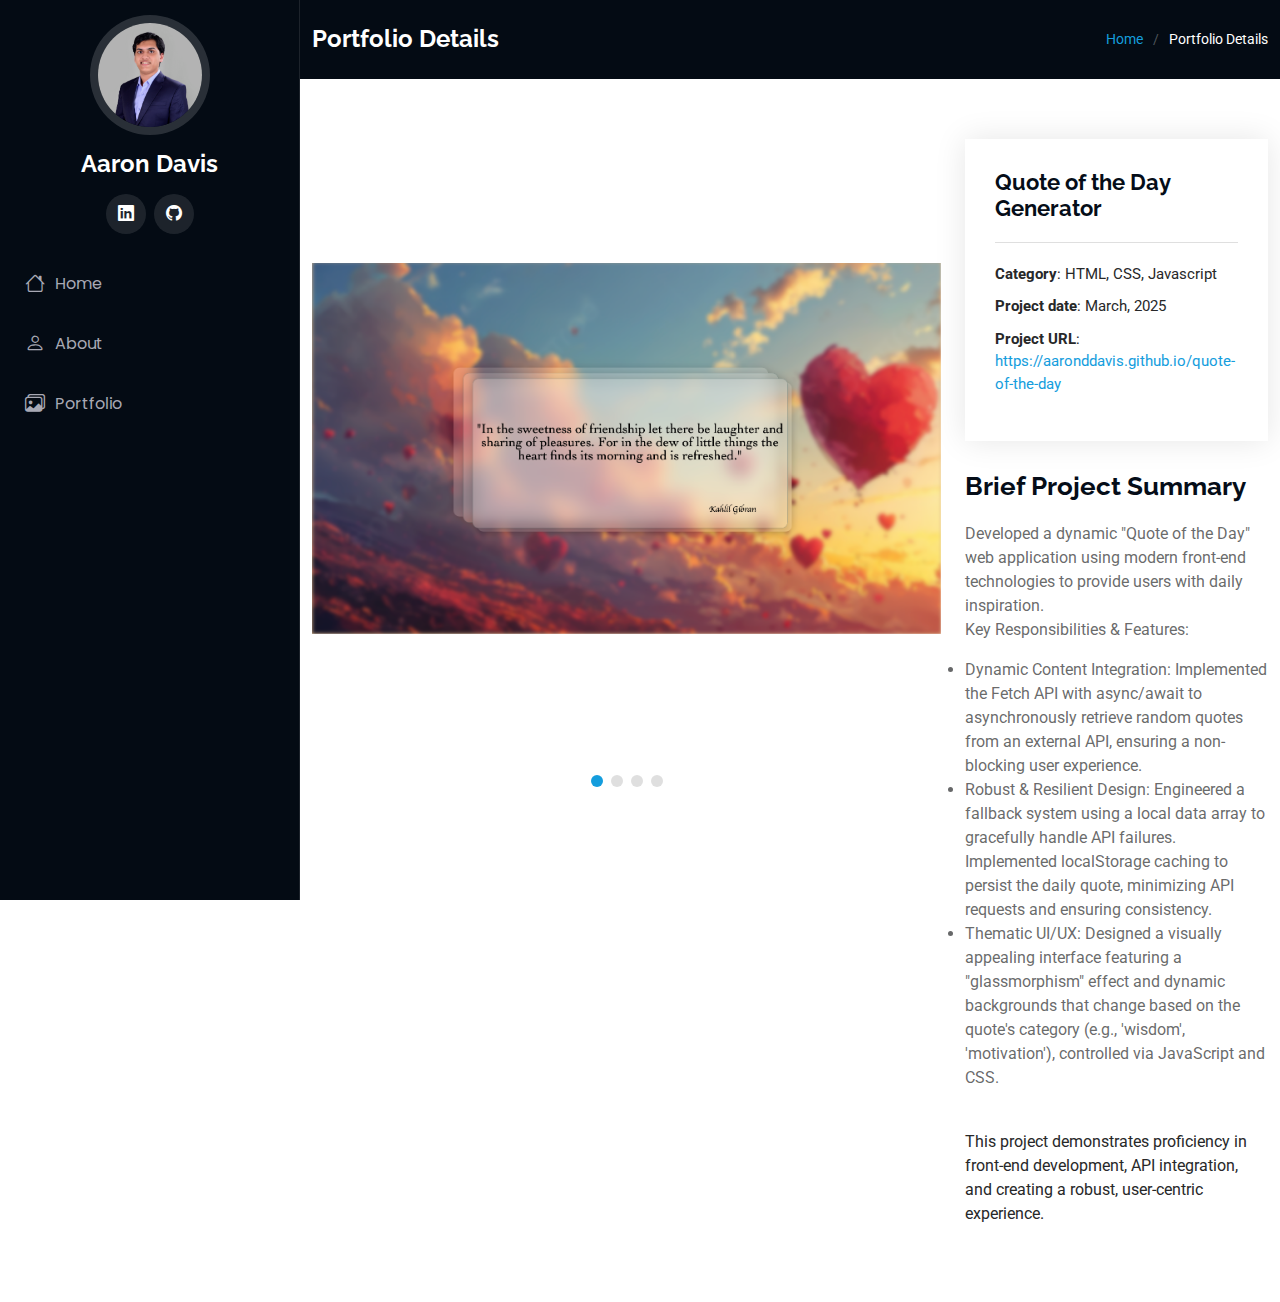
<file: portfolio-details-quote.html>
<!DOCTYPE html>
<html lang="en">

<head>
  <meta charset="utf-8">
  <meta content="width=device-width, initial-scale=1.0" name="viewport">
  <title>Portfolio Details - Aaron Davis</title>
  <meta content="" name="description">
  <meta content="" name="keywords">

  <!-- Fonts -->
  <link href="https://fonts.googleapis.com" rel="preconnect">
  <link href="https://fonts.gstatic.com" rel="preconnect" crossorigin>
  <link href="https://fonts.googleapis.com/css2?family=Roboto:ital,wght@0,100;0,300;0,400;0,500;0,700;0,900;1,100;1,300;1,400;1,500;1,700;1,900&family=Poppins:ital,wght@0,100;0,200;0,300;0,400;0,500;0,600;0,700;0,800;0,900;1,100;1,200;1,300;1,400;1,500;1,600;1,700;1,800;1,900&family=Raleway:ital,wght@0,100;0,200;0,300;0,400;0,500;0,600;0,700;0,800;0,900;1,100;1,200;1,300;1,400;1,500;1,600;1,700;1,800;1,900&display=swap" rel="stylesheet">

  <!-- Vendor CSS Files -->
  <link href="assets/vendor/bootstrap/css/bootstrap.min.css" rel="stylesheet">
  <link href="assets/vendor/bootstrap-icons/bootstrap-icons.css" rel="stylesheet">
  <link href="assets/vendor/aos/aos.css" rel="stylesheet">
  <link href="assets/vendor/glightbox/css/glightbox.min.css" rel="stylesheet">
  <link href="assets/vendor/swiper/swiper-bundle.min.css" rel="stylesheet">

  <!-- Main CSS File -->
  <link href="assets/css/main.css" rel="stylesheet">
</head>

<body class="portfolio-details-page">

  <header id="header" class="header dark-background d-flex flex-column">
    <i class="header-toggle d-xl-none bi bi-list"></i>

    <div class="profile-img">
      <img src="assets/img/my-profile-img.jpg" alt="" class="img-fluid rounded-circle">
    </div>

    <a href="index.html" class="logo d-flex align-items-center justify-content-center">
      <!-- Uncomment the line below if you also wish to use an image logo -->
      <!-- <img src="assets/img/logo.png" alt=""> -->
      <h1 class="sitename">Aaron Davis</h1>
    </a>

    <div class="social-links text-center">
      <a href="https://www.linkedin.com/in/aaron-daniel-davis" class="linkedin"><i class="bi bi-linkedin"></i></a>
      <a href="https://github.com/AaronDDavis" class="github"><i class="bi bi-github"></i></a>
    </div>

    <nav id="navmenu" class="navmenu">
      <ul>
        <li><a href="index.html"><i class="bi bi-house navicon"></i>Home</a></li>
        <li><a href="index.html/about"><i class="bi bi-person navicon"></i> About</a></li>
        <li><a href="index.html/portfolio"><i class="bi bi-images navicon"></i> Portfolio</a></li>
      </ul>
    </nav>

  </header>

  <main class="main">

    <!-- Page Title -->
    <div class="page-title dark-background">
      <div class="container d-lg-flex justify-content-between align-items-center">
        <h1 class="mb-2 mb-lg-0">Portfolio Details</h1>
        <nav class="breadcrumbs">
          <ol>
            <li><a href="index.html">Home</a></li>
            <li class="current">Portfolio Details</li>
          </ol>
        </nav>
      </div>
    </div><!-- End Page Title -->

    <!-- Portfolio Details Section -->
    <section id="portfolio-details" class="portfolio-details section">

      <div class="container" data-aos="fade-up" data-aos-delay="100">

        <div class="row gy-4">

          <div class="col-lg-8">
            <div class="portfolio-details-slider swiper init-swiper">

              <script type="application/json" class="swiper-config">
                {
                  "loop": true,
                  "speed": 600,
                  "autoplay": {
                    "delay": 5000
                  },
                  "slidesPerView": "auto",
                  "pagination": {
                    "el": ".swiper-pagination",
                    "type": "bullets",
                    "clickable": true
                  }
                }
              </script>

              <div class="swiper-wrapper align-items-center">

                <div class="swiper-slide">
                  <img src="assets/img/portfolio/quote-1.png" alt="">
                </div>

                <div class="swiper-slide">
                  <img src="assets/img/portfolio/quote-2.png" alt="">
                </div>

                <div class="swiper-slide">
                  <img src="assets/img/portfolio/quote-3.png" alt="">
                </div>

                <div class="swiper-slide">
                  <img src="assets/img/portfolio/quote-4.png" alt="">
                </div>

              </div>
              <div class="swiper-pagination"></div>
            </div>
          </div>

          <div class="col-lg-4">
            <div class="portfolio-info" data-aos="fade-up" data-aos-delay="200">
              <h3>Quote of the Day Generator</h3>
              <ul>
                <li><strong>Category</strong>: HTML, CSS, Javascript</li>
                <li><strong>Project date</strong>: March, 2025</li>
                <li><strong>Project URL</strong>: <a href="https://aaronddavis.github.io/quote-of-the-day">https://aaronddavis.github.io/quote-of-the-day</a></li>
              </ul>
            </div>
            <div class="portfolio-description" data-aos="fade-up" data-aos-delay="300">
              <h2>Brief Project Summary</h2>
              <p>
                Developed a dynamic "Quote of the Day" web application using modern front-end technologies to provide users with daily inspiration.
                <br>
                Key Responsibilities & Features:
                <ul>
                  <li>Dynamic Content Integration: Implemented the Fetch API with async/await to asynchronously retrieve random quotes from an external API, ensuring a non-blocking user experience.</li>
                  <li>Robust & Resilient Design: Engineered a fallback system using a local data array to gracefully handle API failures. Implemented localStorage caching to persist the daily quote, minimizing API requests and ensuring consistency.</li>
                  <li>Thematic UI/UX: Designed a visually appealing interface featuring a "glassmorphism" effect and dynamic backgrounds that change based on the quote's category (e.g., 'wisdom', 'motivation'), controlled via JavaScript and CSS.</li>
                </ul>
                <br>
                This project demonstrates proficiency in front-end development, API integration, and creating a robust, user-centric experience.
              </p>
            </div>
          </div>

        </div>

      </div>

    </section><!-- /Portfolio Details Section -->

  </main>

  <!-- Scroll Top -->
  <a href="#" id="scroll-top" class="scroll-top d-flex align-items-center justify-content-center"><i class="bi bi-arrow-up-short"></i></a>

  <!-- Preloader -->
  <div id="preloader"></div>

  <!-- Vendor JS Files -->
  <script src="assets/vendor/bootstrap/js/bootstrap.bundle.min.js"></script>
  <script src="assets/vendor/php-email-form/validate.js"></script>
  <script src="assets/vendor/aos/aos.js"></script>
  <script src="assets/vendor/typed.js/typed.umd.js"></script>
  <script src="assets/vendor/purecounter/purecounter_vanilla.js"></script>
  <script src="assets/vendor/waypoints/noframework.waypoints.js"></script>
  <script src="assets/vendor/glightbox/js/glightbox.min.js"></script>
  <script src="assets/vendor/imagesloaded/imagesloaded.pkgd.min.js"></script>
  <script src="assets/vendor/isotope-layout/isotope.pkgd.min.js"></script>
  <script src="assets/vendor/swiper/swiper-bundle.min.js"></script>

  <!-- Main JS File -->
  <script src="assets/js/main.js"></script>

</body>

</html>
</file>
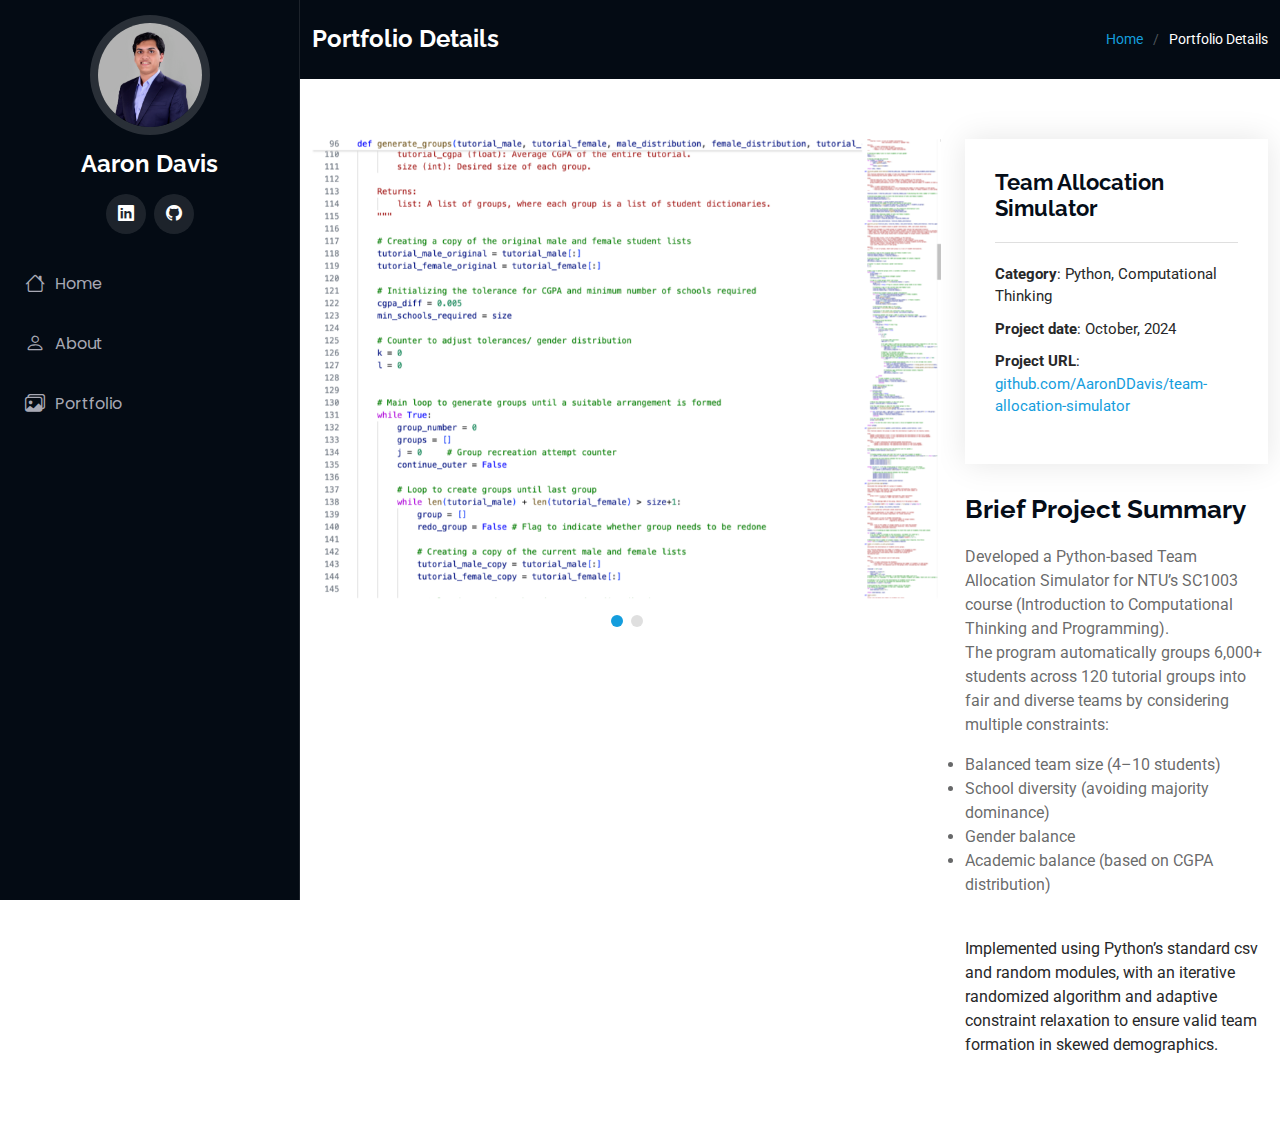
<file: portfolio-details-team.html>
<!DOCTYPE html>
<html lang="en">

<head>
  <meta charset="utf-8">
  <meta content="width=device-width, initial-scale=1.0" name="viewport">
  <title>Portfolio Details - Aaron Davis</title>
  <meta content="" name="description">
  <meta content="" name="keywords">

  <!-- Fonts -->
  <link href="https://fonts.googleapis.com" rel="preconnect">
  <link href="https://fonts.gstatic.com" rel="preconnect" crossorigin>
  <link href="https://fonts.googleapis.com/css2?family=Roboto:ital,wght@0,100;0,300;0,400;0,500;0,700;0,900;1,100;1,300;1,400;1,500;1,700;1,900&family=Poppins:ital,wght@0,100;0,200;0,300;0,400;0,500;0,600;0,700;0,800;0,900;1,100;1,200;1,300;1,400;1,500;1,600;1,700;1,800;1,900&family=Raleway:ital,wght@0,100;0,200;0,300;0,400;0,500;0,600;0,700;0,800;0,900;1,100;1,200;1,300;1,400;1,500;1,600;1,700;1,800;1,900&display=swap" rel="stylesheet">

  <!-- Vendor CSS Files -->
  <link href="assets/vendor/bootstrap/css/bootstrap.min.css" rel="stylesheet">
  <link href="assets/vendor/bootstrap-icons/bootstrap-icons.css" rel="stylesheet">
  <link href="assets/vendor/aos/aos.css" rel="stylesheet">
  <link href="assets/vendor/glightbox/css/glightbox.min.css" rel="stylesheet">
  <link href="assets/vendor/swiper/swiper-bundle.min.css" rel="stylesheet">

  <!-- Main CSS File -->
  <link href="assets/css/main.css" rel="stylesheet">
</head>

<body class="portfolio-details-page">

  <header id="header" class="header dark-background d-flex flex-column">
    <i class="header-toggle d-xl-none bi bi-list"></i>

    <div class="profile-img">
      <img src="assets/img/my-profile-img.jpg" alt="" class="img-fluid rounded-circle">
    </div>

    <a href="index.html" class="logo d-flex align-items-center justify-content-center">
      <!-- Uncomment the line below if you also wish to use an image logo -->
      <!-- <img src="assets/img/logo.png" alt=""> -->
      <h1 class="sitename">Aaron Davis</h1>
    </a>

    <div class="social-links text-center">
      <a href="https://www.linkedin.com/in/aaron-daniel-davis" class="linkedin"><i class="bi bi-linkedin"></i></a>
      <a href="https://github.com/AaronDDavis" class="github"><i class="bi bi-github"></i></a>
    </div>

    <nav id="navmenu" class="navmenu">
      <ul>
        <li><a href="index.html"><i class="bi bi-house navicon"></i>Home</a></li>
        <li><a href="index.html"><i class="bi bi-person navicon"></i> About</a></li>
        <li><a href="index.html"><i class="bi bi-images navicon"></i> Portfolio</a></li>
      </ul>
    </nav>

  </header>

  <main class="main">

    <!-- Page Title -->
    <div class="page-title dark-background">
      <div class="container d-lg-flex justify-content-between align-items-center">
        <h1 class="mb-2 mb-lg-0">Portfolio Details</h1>
        <nav class="breadcrumbs">
          <ol>
            <li><a href="index.html">Home</a></li>
            <li class="current">Portfolio Details</li>
          </ol>
        </nav>
      </div>
    </div><!-- End Page Title -->

    <!-- Portfolio Details Section -->
    <section id="portfolio-details" class="portfolio-details section">

      <div class="container" data-aos="fade-up" data-aos-delay="100">

        <div class="row gy-4">

          <div class="col-lg-8">
            <div class="portfolio-details-slider swiper init-swiper">

              <script type="application/json" class="swiper-config">
                {
                  "loop": true,
                  "speed": 600,
                  "autoplay": {
                    "delay": 5000
                  },
                  "slidesPerView": "auto",
                  "pagination": {
                    "el": ".swiper-pagination",
                    "type": "bullets",
                    "clickable": true
                  }
                }
              </script>

              <div class="swiper-wrapper align-items-center">

                <div class="swiper-slide">
                  <img src="assets/img/portfolio/team-1.png" alt="">
                </div>

                <div class="swiper-slide">
                  <img src="assets/img/portfolio/team-2.png" alt="">
                </div>

              </div>
              <div class="swiper-pagination"></div>
            </div>
          </div>

          <div class="col-lg-4">
            <div class="portfolio-info" data-aos="fade-up" data-aos-delay="200">
              <h3>Team Allocation Simulator</h3>
              <ul>
                <li><strong>Category</strong>: Python, Computational Thinking</li>
                <li><strong>Project date</strong>: October, 2024</li>
                <li><strong>Project URL</strong>: <a href="https://github.com/AaronDDavis/team-allocation-simulator">github.com/AaronDDavis/team-allocation-simulator</a></li>
              </ul>
            </div>
            <div class="portfolio-description" data-aos="fade-up" data-aos-delay="300">
              <h2>Brief Project Summary</h2>
              <p>
                Developed a Python-based Team Allocation Simulator for NTU’s SC1003 course (Introduction to Computational Thinking and Programming).
                <br>
                The program automatically groups 6,000+ students across 120 tutorial groups into fair and diverse teams by considering multiple constraints:
                <ul>
                  <li>Balanced team size (4–10 students)</li>
                  <li>School diversity (avoiding majority dominance)</li>
                  <li>Gender balance</li>
                  <li>Academic balance (based on CGPA distribution)</li>
                </ul>
                <br>
                Implemented using Python’s standard csv and random modules, with an iterative randomized algorithm and adaptive constraint relaxation to ensure valid team formation in skewed demographics.
              </p>
            </div>
          </div>

        </div>

      </div>

    </section><!-- /Portfolio Details Section -->

  </main>

  <!-- Scroll Top -->
  <a href="#" id="scroll-top" class="scroll-top d-flex align-items-center justify-content-center"><i class="bi bi-arrow-up-short"></i></a>

  <!-- Preloader -->
  <div id="preloader"></div>

  <!-- Vendor JS Files -->
  <script src="assets/vendor/bootstrap/js/bootstrap.bundle.min.js"></script>
  <script src="assets/vendor/php-email-form/validate.js"></script>
  <script src="assets/vendor/aos/aos.js"></script>
  <script src="assets/vendor/typed.js/typed.umd.js"></script>
  <script src="assets/vendor/purecounter/purecounter_vanilla.js"></script>
  <script src="assets/vendor/waypoints/noframework.waypoints.js"></script>
  <script src="assets/vendor/glightbox/js/glightbox.min.js"></script>
  <script src="assets/vendor/imagesloaded/imagesloaded.pkgd.min.js"></script>
  <script src="assets/vendor/isotope-layout/isotope.pkgd.min.js"></script>
  <script src="assets/vendor/swiper/swiper-bundle.min.js"></script>

  <!-- Main JS File -->
  <script src="assets/js/main.js"></script>

</body>

</html>
</file>
<file: assets/css/main.css>
/*--------------------------------------------------------------
# Font & Color Variables
# Help: https://bootstrapmade.com/color-system/
--------------------------------------------------------------*/
/* Fonts */
:root {
  --default-font: "Roboto",  system-ui, -apple-system, "Segoe UI", Roboto, "Helvetica Neue", Arial, "Noto Sans", "Liberation Sans", sans-serif, "Apple Color Emoji", "Segoe UI Emoji", "Segoe UI Symbol", "Noto Color Emoji";
  --heading-font: "Raleway",  sans-serif;
  --nav-font: "Poppins",  sans-serif;
}

/* Global Colors - The following color variables are used throughout the website. Updating them here will change the color scheme of the entire website */
:root { 
  --background-color: #ffffff; /* Background color for the entire website, including individual sections */
  --default-color: #272829; /* Default color used for the majority of the text content across the entire website */
  --heading-color: #050d18; /* Color for headings, subheadings and title throughout the website */
  --accent-color: #149ddd; /* Accent color that represents your brand on the website. It's used for buttons, links, and other elements that need to stand out */
  --surface-color: #ffffff; /* The surface color is used as a background of boxed elements within sections, such as cards, icon boxes, or other elements that require a visual separation from the global background. */
  --contrast-color: #ffffff; /* Contrast color for text, ensuring readability against backgrounds of accent, heading, or default colors. */
}

/* Nav Menu Colors - The following color variables are used specifically for the navigation menu. They are separate from the global colors to allow for more customization options */
:root {
  --nav-color: #a8a9b4;  /* The default color of the main navmenu links */
  --nav-hover-color: #ffffff; /* Applied to main navmenu links when they are hovered over or active */
  --nav-mobile-background-color: #040b14; /* Used as the background color for mobile navigation menu */
  --nav-dropdown-background-color: #040b14; /* Used as the background color for dropdown items that appear when hovering over primary navigation items */
  --nav-dropdown-color: #a8a9b4; /* Used for navigation links of the dropdown items in the navigation menu. */
  --nav-dropdown-hover-color: #ffffff; /* Similar to --nav-hover-color, this color is applied to dropdown navigation links when they are hovered over. */
}

/* Color Presets - These classes override global colors when applied to any section or element, providing reuse of the sam color scheme. */

.light-background {
  --background-color: #f4fafd;
  --surface-color: #ffffff;
}

.dark-background {
  --background-color: #040b14;
  --default-color: #ffffff;
  --heading-color: #ffffff;
  --surface-color: #151f2b;
  --contrast-color: #ffffff;
}

/* Smooth scroll */
:root {
  scroll-behavior: smooth;
}

/*--------------------------------------------------------------
# General Styling & Shared Classes
--------------------------------------------------------------*/
body {
  color: var(--default-color);
  background-color: var(--background-color);
  font-family: var(--default-font);
}

a {
  color: var(--accent-color);
  text-decoration: none;
  transition: 0.3s;
}

a:hover {
  color: color-mix(in srgb, var(--accent-color), transparent 25%);
  text-decoration: none;
}

h1,
h2,
h3,
h4,
h5,
h6 {
  color: var(--heading-color);
  font-family: var(--heading-font);
}

/*--------------------------------------------------------------
# Global Header
--------------------------------------------------------------*/
.header {
  color: var(--default-color);
  background-color: var(--background-color);
  position: fixed;
  top: 0;
  left: 0;
  bottom: 0;
  padding: 0 15px;
  width: 300px;
  transition: all ease-in-out 0.3s;
  overflow-y: auto;
  z-index: 997;
  border-right: 1px solid color-mix(in srgb, var(--default-color), transparent 90%);
}

.header .profile-img img {
  margin: 15px auto;
  display: block;
  width: 120px;
  border: 8px solid color-mix(in srgb, var(--default-color), transparent 85%);
}

.header .logo {
  line-height: 1;
  margin-bottom: 15px;
}

.header .logo img {
  max-height: 32px;
  margin-right: 8px;
}

.header .logo h1 {
  font-size: 24px;
  margin: 0;
  font-weight: 700;
  color: var(--heading-color);
}

.header .social-links {
  margin: 0 0 20px 0;
}

.header .social-links a {
  font-size: 16px;
  display: inline-flex;
  align-items: center;
  justify-content: center;
  background: color-mix(in srgb, var(--default-color), transparent 90%);
  color: var(--default-color);
  margin: 0 2px;
  border-radius: 50%;
  text-align: center;
  width: 40px;
  height: 40px;
  transition: 0.3s;
}

.header .social-links a:hover {
  color: var(--contrast-color);
  background: var(--accent-color);
}

@media (min-width: 1200px) {

  .header~main,
  .header~#footer {
    margin-left: 300px;
  }
}

@media (max-width: 1199px) {
  .header {
    left: -100%;
  }
}

.header.header-show {
  left: 0;
}

.header .header-toggle {
  color: var(--contrast-color);
  background-color: var(--accent-color);
  font-size: 22px;
  display: flex;
  align-items: center;
  justify-content: center;
  width: 40px;
  height: 40px;
  border-radius: 50%;
  cursor: pointer;
  position: fixed;
  top: 15px;
  right: 15px;
  z-index: 9999;
  transition: background-color 0.3s;
}

.header .header-toggle:hover {
  color: var(--contrast-color);
  background-color: color-mix(in srgb, var(--accent-color) 90%, white 15%);
}

/*--------------------------------------------------------------
# Navigation Menu
--------------------------------------------------------------*/
.mobile-nav-toggle {
  display: none;
}

.navmenu {
  padding: 0;
  z-index: 9997;
}

.navmenu ul {
  list-style: none;
  padding: 0 0 20px 0;
  margin: 0;
}

.navmenu a,
.navmenu a:focus {
  color: var(--nav-color);
  padding: 15px 10px;
  font-family: var(--nav-font);
  font-size: 16px;
  font-weight: 400;
  display: flex;
  align-items: center;
  white-space: nowrap;
  transition: 0.3s;
  width: 100%;
}

.navmenu a .navicon,
.navmenu a:focus .navicon {
  font-size: 20px;
  margin-right: 10px;
}

.navmenu a .toggle-dropdown,
.navmenu a:focus .toggle-dropdown {
  font-size: 12px;
  line-height: 0;
  margin-left: auto;
  width: 30px;
  height: 30px;
  display: flex;
  align-items: center;
  justify-content: center;
  border-radius: 50%;
  transition: 0.3s;
  flex-shrink: 0;
  background-color: color-mix(in srgb, var(--accent-color), transparent 90%);
}

.navmenu a .toggle-dropdown:hover,
.navmenu a:focus .toggle-dropdown:hover {
  background-color: var(--accent-color);
  color: var(--contrast-color);
}

.navmenu a:hover,
.navmenu .active,
.navmenu .active:focus {
  color: var(--nav-hover-color);
}

.navmenu a:hover .navicon,
.navmenu .active .navicon,
.navmenu .active:focus .navicon {
  color: var(--accent-color);
}

.navmenu .active .toggle-dropdown,
.navmenu .active:focus .toggle-dropdown {
  background-color: var(--accent-color);
  color: var(--contrast-color);
  transform: rotate(180deg);
}

.navmenu .dropdown {
  display: block;
}

.navmenu .dropdown a,
.navmenu .dropdown a:focus {
  color: --nav-dropdown-color;
}

.navmenu .dropdown a:hover,
.navmenu .dropdown .active,
.navmenu .dropdown .active:focus {
  color: var(--nav-dropdown-hover-color);
}

.navmenu .dropdown ul {
  position: static;
  display: none;
  z-index: 99;
  padding: 5px 10px;
  margin: 5px 10px;
  background-color: var(--nav-dropdown-background-color);
  border: 1px solid color-mix(in srgb, var(--default-color), transparent 90%);
  box-shadow: none;
  transition: all 0.5s ease-in-out;
}

.navmenu .dropdown ul ul {
  background-color: rgba(33, 37, 41, 0.1);
}

.navmenu .dropdown>.dropdown-active {
  display: block;
  background-color: rgba(33, 37, 41, 0.03);
}

/*--------------------------------------------------------------
# Preloader
--------------------------------------------------------------*/
#preloader {
  position: fixed;
  inset: 0;
  z-index: 999999;
  overflow: hidden;
  background: var(--background-color);
  transition: all 0.6s ease-out;
}

#preloader:before {
  content: "";
  position: fixed;
  top: calc(50% - 30px);
  left: calc(50% - 30px);
  border: 6px solid #ffffff;
  border-color: var(--accent-color) transparent var(--accent-color) transparent;
  border-radius: 50%;
  width: 60px;
  height: 60px;
  animation: animate-preloader 1.5s linear infinite;
}

@keyframes animate-preloader {
  0% {
    transform: rotate(0deg);
  }

  100% {
    transform: rotate(360deg);
  }
}

/*--------------------------------------------------------------
# Scroll Top Button
--------------------------------------------------------------*/
.scroll-top {
  position: fixed;
  visibility: hidden;
  opacity: 0;
  right: 15px;
  bottom: -15px;
  z-index: 99999;
  background-color: var(--accent-color);
  width: 44px;
  height: 44px;
  border-radius: 50px;
  transition: all 0.4s;
}

.scroll-top i {
  font-size: 24px;
  color: var(--contrast-color);
  line-height: 0;
}

.scroll-top:hover {
  background-color: color-mix(in srgb, var(--accent-color), transparent 20%);
  color: var(--contrast-color);
}

.scroll-top.active {
  visibility: visible;
  opacity: 1;
  bottom: 15px;
}

/*--------------------------------------------------------------
# Disable aos animation delay on mobile devices
--------------------------------------------------------------*/
@media screen and (max-width: 768px) {
  [data-aos-delay] {
    transition-delay: 0 !important;
  }
}

/*--------------------------------------------------------------
# Global Page Titles & Breadcrumbs
--------------------------------------------------------------*/
.page-title {
  color: var(--default-color);
  background-color: var(--background-color);
  padding: 25px 0;
  position: relative;
}

.page-title h1 {
  font-size: 24px;
  font-weight: 700;
}

.page-title .breadcrumbs ol {
  display: flex;
  flex-wrap: wrap;
  list-style: none;
  padding: 0;
  margin: 0;
  font-size: 14px;
  font-weight: 400;
}

.page-title .breadcrumbs ol li+li {
  padding-left: 10px;
}

.page-title .breadcrumbs ol li+li::before {
  content: "/";
  display: inline-block;
  padding-right: 10px;
  color: color-mix(in srgb, var(--default-color), transparent 70%);
}

/*--------------------------------------------------------------
# Global Sections
--------------------------------------------------------------*/
section,
.section {
  color: var(--default-color);
  background-color: var(--background-color);
  padding: 60px 0;
  overflow: clip;
}

/*--------------------------------------------------------------
# Global Section Titles
--------------------------------------------------------------*/
.section-title {
  padding-bottom: 60px;
  position: relative;
}

.section-title h2 {
  font-size: 32px;
  font-weight: 700;
  margin-bottom: 20px;
  padding-bottom: 20px;
  position: relative;
}

.section-title h2:after {
  content: "";
  position: absolute;
  display: block;
  width: 50px;
  height: 3px;
  background: var(--accent-color);
  left: 0;
  bottom: 0;
}

.section-title p {
  margin-bottom: 0;
}

/*--------------------------------------------------------------
# Home Section
--------------------------------------------------------------*/
.home {
  width: 100%;
  min-height: 100vh;
  position: relative;
  padding: 80px 0;
  display: flex;
  align-items: center;
  justify-content: center;
}

.home img {
  position: absolute;
  inset: 0;
  display: block;
  width: 100%;
  height: 100%;
  object-fit: cover;
  z-index: 1;
}

.home:before {
  content: "";
  background: color-mix(in srgb, var(--background-color), transparent 70%);
  position: absolute;
  inset: 0;
  z-index: 2;
}

.home .container {
  position: relative;
  z-index: 3;
}

.home h2 {
  margin: 0;
  font-size: 64px;
  font-weight: 700;
}

.home p {
  margin: 5px 0 0 0;
  font-size: 26px;
}

.home p span {
  letter-spacing: 1px;
  border-bottom: 2px solid var(--accent-color);
}

.home .social-links {
  margin-top: 25px;
}

.home .social-links a {
  font-size: 24px;
  display: inline-block;
  color: color-mix(in srgb, var(--default-color), transparent 50%);
  line-height: 1;
  margin-right: 20px;
  transition: 0.3s;
}

.home .social-links a:hover {
  color: var(--accent-color);
}

@media (max-width: 768px) {
  .home h2 {
    font-size: 32px;
  }

  .home p {
    font-size: 20px;
  }
}

/*--------------------------------------------------------------
# About Section
--------------------------------------------------------------*/
.about .content h2 {
  font-weight: 700;
  font-size: 24px;
}

.about .content ul {
  list-style: none;
  padding: 0;
}

.about .content ul li {
  margin-bottom: 20px;
  display: flex;
  align-items: center;
}

.about .content ul strong {
  margin-right: 10px;
}

.about .content ul i {
  font-size: 16px;
  margin-right: 5px;
  color: var(--accent-color);
  line-height: 0;
}


/*--------------------------------------------------------------
# Skills Section
--------------------------------------------------------------*/
.skills .progress {
  height: 60px;
  display: block;
  background: none;
  border-radius: 0;
}

.skills .progress .skill {
  color: var(--heading-color);
  padding: 0;
  margin: 0 0 6px 0;
  text-transform: uppercase;
  display: block;
  font-weight: 600;
  font-family: var(--heading-font);
}

.skills .progress .skill .val {
  float: right;
  font-style: normal;
}

.skills .progress-bar-wrap {
  background: color-mix(in srgb, var(--default-color), transparent 90%);
  height: 10px;
}

.skills .progress-bar {
  width: 1px;
  height: 10px;
  transition: 0.9s;
  background-color: var(--accent-color);
}


/*--------------------------------------------------------------
# Resume Section
--------------------------------------------------------------*/
.resume .resume-title {
  color: var(--heading-color);
  font-size: 26px;
  font-weight: 700;
  margin-top: 20px;
  margin-bottom: 20px;
}

.resume .resume-item {
  padding: 0 0 20px 20px;
  margin-top: -2px;
  border-left: 2px solid var(--accent-color);
  position: relative;
}

.resume .resume-item h4 {
  line-height: 18px;
  font-size: 18px;
  font-weight: 600;
  text-transform: uppercase;
  color: color-mix(in srgb, var(--default-color), transparent 20%);
  margin-bottom: 10px;
}

.resume .resume-item h5 {
  font-size: 16px;
  padding: 5px 15px;
  display: inline-block;
  font-weight: 600;
  margin-bottom: 10px;
}

.resume .resume-item ul {
  padding-left: 20px;
}

.resume .resume-item ul li {
  padding-bottom: 10px;
}

.resume .resume-item:last-child {
  padding-bottom: 0;
}

.resume .resume-item::before {
  content: "";
  position: absolute;
  width: 16px;
  height: 16px;
  border-radius: 50px;
  left: -9px;
  top: 0;
  background: var(--background-color);
  border: 2px solid var(--accent-color);
}


/*--------------------------------------------------------------
# Portfolio Section
--------------------------------------------------------------*/
.portfolio .portfolio-filters {
  padding: 0;
  margin: 0 auto 20px auto;
  list-style: none;
  text-align: center;
}

.portfolio .portfolio-filters li {
  cursor: pointer;
  display: inline-block;
  padding: 0;
  font-size: 14px;
  font-weight: 400;
  margin: 0 10px;
  line-height: 1;
  text-transform: uppercase;
  margin-bottom: 10px;
  transition: all 0.3s ease-in-out;
}

.portfolio .portfolio-filters li:hover,
.portfolio .portfolio-filters li.filter-active {
  color: var(--accent-color);
}

.portfolio .portfolio-filters li:first-child {
  margin-left: 0;
}

.portfolio .portfolio-filters li:last-child {
  margin-right: 0;
}

@media (max-width: 575px) {
  .portfolio .portfolio-filters li {
    font-size: 14px;
    margin: 0 5px;
  }
}

.portfolio .portfolio-content {
  position: relative;
  overflow: hidden;
}

.portfolio .portfolio-content img {
  transition: 0.3s;
}

.portfolio .portfolio-content .portfolio-info {
  opacity: 0;
  position: absolute;
  inset: 0;
  z-index: 3;
  transition: all ease-in-out 0.3s;
  background: rgba(0, 0, 0, 0.6);
  padding: 15px;
}

.portfolio .portfolio-content .portfolio-info h4 {
  font-size: 14px;
  padding: 5px 10px;
  font-weight: 400;
  color: #ffffff;
  display: inline-block;
  background-color: var(--accent-color);
}

.portfolio .portfolio-content .portfolio-info p {
  position: absolute;
  bottom: 10px;
  text-align: center;
  display: inline-block;
  left: 0;
  right: 0;
  font-size: 16px;
  font-weight: 600;
  color: rgba(255, 255, 255, 0.8);
}

.portfolio .portfolio-content .portfolio-info .preview-link,
.portfolio .portfolio-content .portfolio-info .details-link {
  position: absolute;
  left: calc(50% - 40px);
  font-size: 26px;
  top: calc(50% - 14px);
  color: #fff;
  transition: 0.3s;
  line-height: 1.2;
}

.portfolio .portfolio-content .portfolio-info .preview-link:hover,
.portfolio .portfolio-content .portfolio-info .details-link:hover {
  color: var(--accent-color);
}

.portfolio .portfolio-content .portfolio-info .details-link {
  left: 50%;
  font-size: 34px;
  line-height: 0;
}

.portfolio .portfolio-content:hover .portfolio-info {
  opacity: 1;
}

.portfolio .portfolio-content:hover img {
  transform: scale(1.1);
}


/*--------------------------------------------------------------
# Portfolio Details Section
--------------------------------------------------------------*/
.portfolio-details .portfolio-details-slider img {
  width: 100%;
}

.portfolio-details .portfolio-details-slider .swiper-pagination {
  margin-top: 20px;
  position: relative;
}

.portfolio-details .portfolio-details-slider .swiper-pagination .swiper-pagination-bullet {
  width: 12px;
  height: 12px;
  background-color: color-mix(in srgb, var(--default-color), transparent 85%);
  opacity: 1;
}

.portfolio-details .portfolio-details-slider .swiper-pagination .swiper-pagination-bullet-active {
  background-color: var(--accent-color);
}

.portfolio-details .portfolio-info {
  padding: 30px;
  box-shadow: 0px 0 30px rgba(0, 0, 0, 0.1);
}

.portfolio-details .portfolio-info h3 {
  font-size: 22px;
  font-weight: 700;
  margin-bottom: 20px;
  padding-bottom: 20px;
  border-bottom: 1px solid color-mix(in srgb, var(--default-color), transparent 85%);
}

.portfolio-details .portfolio-info ul {
  list-style: none;
  padding: 0;
  font-size: 15px;
}

.portfolio-details .portfolio-info ul li+li {
  margin-top: 10px;
}

.portfolio-details .portfolio-description {
  padding-top: 30px;
}

.portfolio-details .portfolio-description h2 {
  font-size: 26px;
  font-weight: 700;
  margin-bottom: 20px;
}

.portfolio-details .portfolio-description p {
  padding: 0;
  color: color-mix(in srgb, var(--default-color), transparent 30%);
}

.portfolio-details .portfolio-description ul {
  padding: 0;
  color: color-mix(in srgb, var(--default-color), transparent 30%);
}

/*--------------------------------------------------------------
# Starter Section Section
--------------------------------------------------------------*/
/* .starter-section {
  # Add your styles here
} */
</file>
